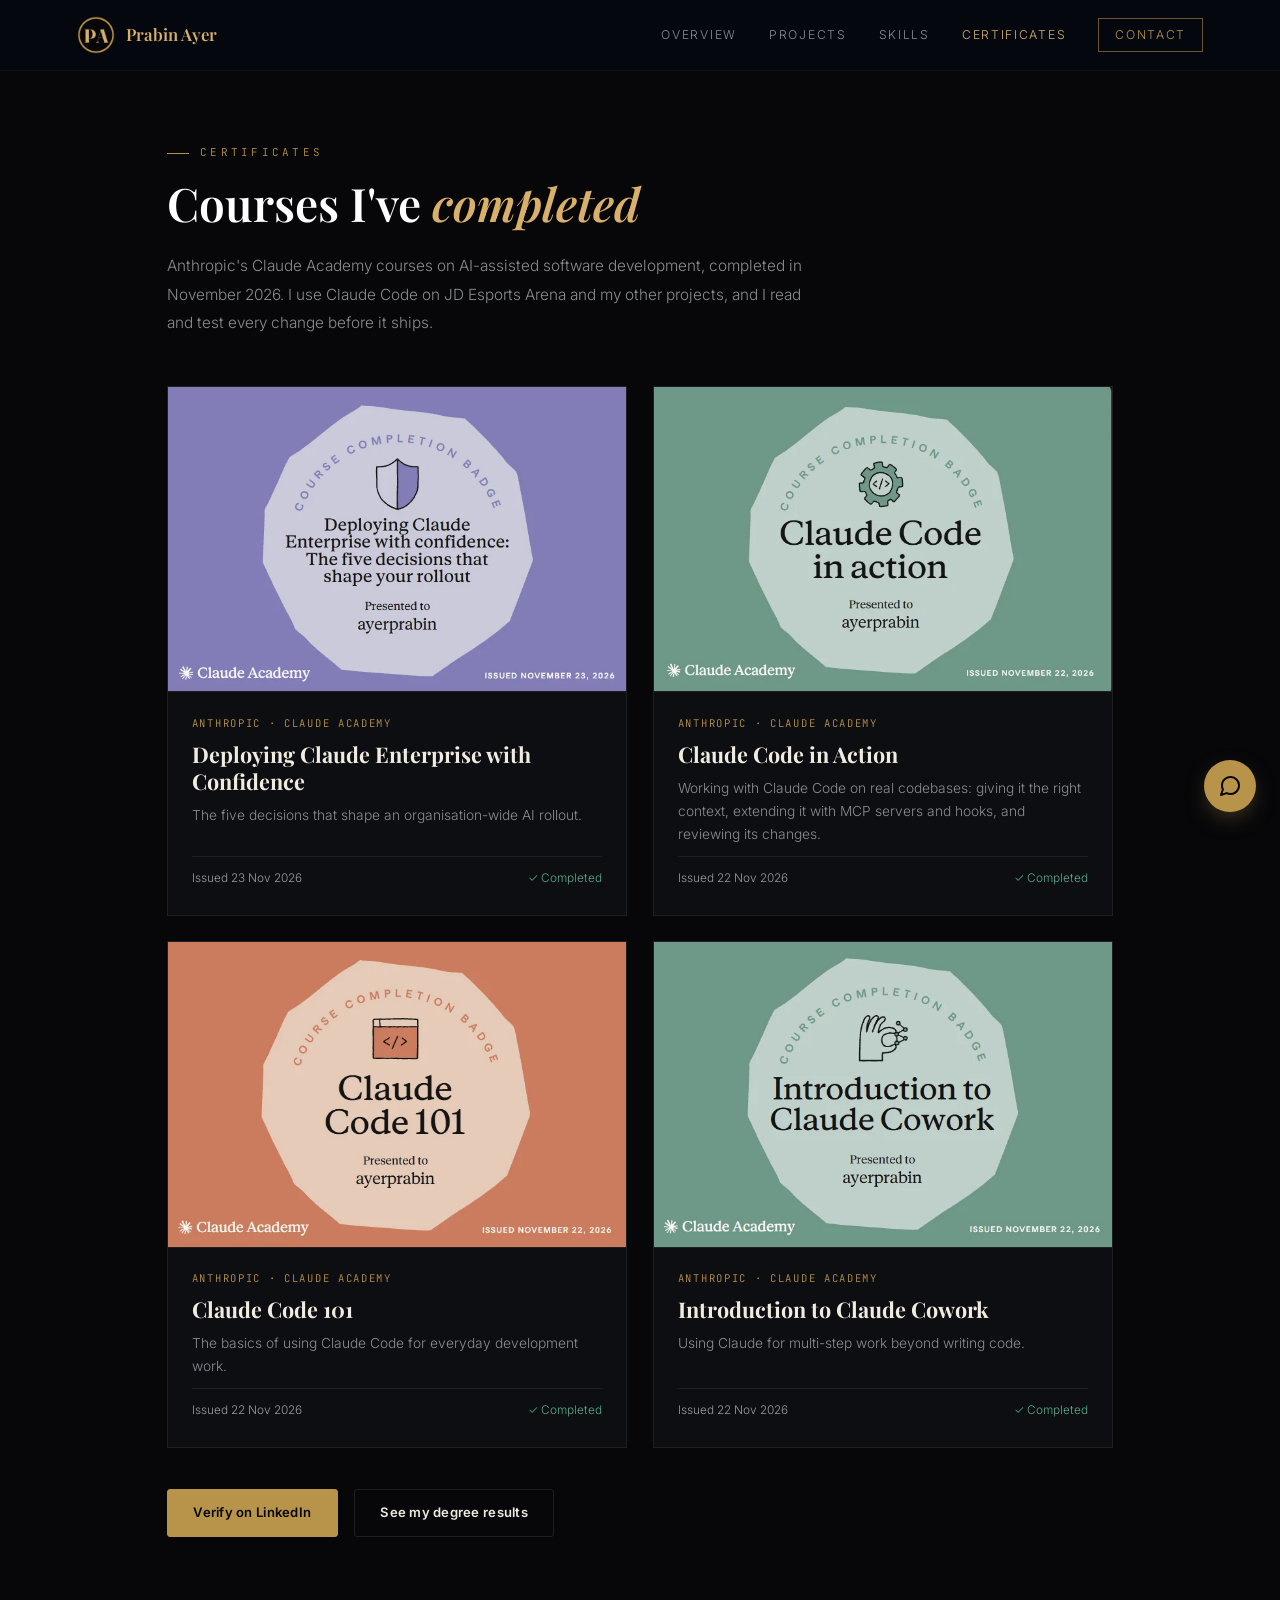
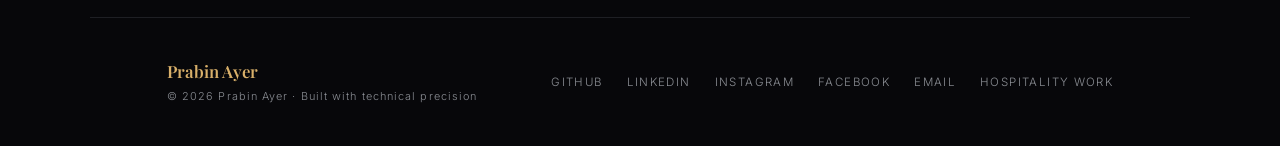
<file: certificates.html>
<!DOCTYPE html>
<html lang="en">
<head>
<meta charset="UTF-8">
<meta name="viewport" content="width=device-width, initial-scale=1">
<meta name="theme-color" content="#05080f">
<meta name="description" content="Prabin Ayer's certificates: Anthropic Claude Academy courses Claude Code in Action, Claude Code 101 and Introduction to Claude Cowork and Deploying Claude Enterprise with Confidence (November 2026).">
<link rel="icon" href="/favicon.ico" sizes="48x48">
<link rel="icon" href="/favicon-192.png" type="image/png" sizes="192x192">
<link rel="apple-touch-icon" href="/apple-touch-icon.png">
<title>Certificates | Prabin Ayer</title>
<!-- seo -->
<link rel="canonical" href="https://ayerprabin.com/certificates">
<meta property="og:type" content="website">
<meta property="og:site_name" content="Prabin Ayer">
<meta property="og:title" content="Certificates | Prabin Ayer">
<meta property="og:description" content="Prabin Ayer's certificates: Anthropic Claude Academy courses Claude Code in Action, Claude Code 101 and Introduction to Claude Cowork and Deploying Claude Enterprise with Confidence (November 2026).">
<meta property="og:url" content="https://ayerprabin.com/certificates">
<meta property="og:image" content="https://ayerprabin.com/assets/img/og.jpg">
<meta property="og:image:width" content="1200"><meta property="og:image:height" content="630">
<meta name="twitter:card" content="summary_large_image">
<!-- /seo -->
<link rel="preconnect" href="https://fonts.googleapis.com">
<link rel="preconnect" href="https://fonts.gstatic.com" crossorigin>
<link href="https://fonts.googleapis.com/css2?family=Playfair+Display:ital,wght@0,500;0,600;0,700;1,400;1,500&family=Inter:wght@300;400;500;600&family=JetBrains+Mono:wght@400;500&display=swap" rel="stylesheet">
<link rel="stylesheet" href="assets/css/site.css?v=6">
<style>
.logo-badge{width:34px;height:34px;border-radius:50%;border:1.5px solid var(--gold);display:flex;align-items:center;justify-content:center;font-family:'Playfair Display',serif;font-weight:700;color:var(--gold-l);font-size:.78rem;flex-shrink:0}
.cert-grid{display:grid;grid-template-columns:repeat(2,1fr);gap:1.6rem}
@media(max-width:640px){.cert-grid{grid-template-columns:1fr}}
.cert{background:var(--panel);border:1px solid var(--line);display:flex;flex-direction:column;transition:border-color .3s,transform .3s}
@media(hover:hover){.cert:hover{border-color:var(--gold-m);transform:translateY(-4px)}}
.cert-img{display:block;aspect-ratio:3/2;overflow:hidden;background:var(--panel-2);border-bottom:1px solid var(--line)}
.cert-img img{width:100%;height:100%;object-fit:cover;display:block;transition:transform .5s}
@media(hover:hover){.cert:hover .cert-img img{transform:scale(1.03)}}
.cert-img.blank{display:flex;align-items:center;justify-content:center;flex-direction:column;gap:.6rem;background:radial-gradient(circle at 50% 40%,#1a1813 0,var(--panel-2) 70%)}
.cert-img.blank .seal{width:86px;height:86px;border-radius:50%;border:1.5px solid var(--gold-m);display:flex;align-items:center;justify-content:center;font-family:'JetBrains Mono',monospace;color:var(--gold-l);font-size:1.3rem}
.cert-body{padding:1.4rem 1.5rem 1.6rem;display:flex;flex-direction:column;gap:.55rem;flex:1}
.cert-org{font-family:'JetBrains Mono',monospace;font-size:.66rem;letter-spacing:.16em;text-transform:uppercase;color:var(--gold)}
.cert-t{font-family:'Playfair Display',serif;font-size:1.35rem;color:var(--cream);line-height:1.25}
.cert-d{color:var(--body);font-size:.86rem;line-height:1.7;flex:1}
.cert-meta{display:flex;justify-content:space-between;align-items:center;font-size:.74rem;color:var(--silver);padding-top:.8rem;border-top:1px solid var(--line)}
.cert-meta .ok{color:var(--green)}
.cert-cta{margin-top:2.6rem;display:flex;gap:1rem;flex-wrap:wrap}
</style>
<script type="application/ld+json">
{"@context":"https://schema.org","@type":"WebPage","url":"https://ayerprabin.com/certificates","name":"Certificates | Prabin Ayer","isPartOf":{"@id":"https://ayerprabin.com/#site"},"about":{"@id":"https://ayerprabin.com/#me"},"author":{"@id":"https://ayerprabin.com/#me"}}
</script>
</head>
<body>
<div class="scroll-progress"><div class="scroll-progress-bar" id="sp"></div></div>

<nav>
  <a class="nav-l" href="./" aria-label="Prabin Ayer, home"><img class="logo-img" src="/favicon-192.png" width="38" height="38" alt=""><span class="nav-name">Prabin Ayer</span></a>
  <button class="hamburger" id="hamburger" onclick="toggleMenu()"><span></span><span></span><span></span></button>
  <div class="nav-links" id="nav-links">
    <a href="./" onclick="closeMenu()">Overview</a>
    <a href="computing" onclick="closeMenu()">Projects</a>
    <a href="skills" onclick="closeMenu()">Skills</a>
    <a href="certificates" class="active" onclick="closeMenu()">Certificates</a>
    <a href="contact" class="nav-cta" onclick="closeMenu()">Contact</a>
  </div>
</nav>

<header class="page-hero">
  <div class="sec-eyebrow reveal">Certificates</div>
  <h1 class="sec-title reveal">Courses I've <em>completed</em></h1>
  <p class="sec-sub reveal">Anthropic's Claude Academy courses on AI-assisted software development, completed in November 2026. I use Claude Code on JD Esports Arena and my other projects, and I read and test every change before it ships.</p>
</header>

<section class="block" style="padding-top:0">
  <div class="cert-grid">
    <article class="cert reveal">
      <a class="cert-img" href="assets/img/certs/claude-enterprise-deploy.webp" target="_blank" rel="noopener"><img src="assets/img/certs/claude-enterprise-deploy.webp" width="702" height="482" alt="Claude Academy course completion badge: Deploying Claude Enterprise with confidence, presented to ayerprabin, issued 23 November 2026" loading="lazy"></a>
      <div class="cert-body">
        <div class="cert-org">Anthropic · Claude Academy</div>
        <h2 class="cert-t">Deploying Claude Enterprise with Confidence</h2>
        <p class="cert-d">The five decisions that shape an organisation-wide AI rollout.</p>
        <div class="cert-meta"><span>Issued 23 Nov 2026</span><span class="ok">✓ Completed</span></div>
      </div>
    </article>
    <article class="cert reveal">
      <a class="cert-img" href="assets/img/certs/claude-code-in-action.webp" target="_blank" rel="noopener"><img src="assets/img/certs/claude-code-in-action.webp" width="716" height="480" alt="Claude Academy course completion badge: Claude Code in Action, presented to ayerprabin, issued 22 November 2026" loading="lazy"></a>
      <div class="cert-body">
        <div class="cert-org">Anthropic · Claude Academy</div>
        <h2 class="cert-t">Claude Code in Action</h2>
        <p class="cert-d">Working with Claude Code on real codebases: giving it the right context, extending it with MCP servers and hooks, and reviewing its changes.</p>
        <div class="cert-meta"><span>Issued 22 Nov 2026</span><span class="ok">✓ Completed</span></div>
      </div>
    </article>
    <article class="cert reveal">
      <a class="cert-img" href="assets/img/certs/claude-code-101.webp" target="_blank" rel="noopener"><img src="assets/img/certs/claude-code-101.webp" width="706" height="475" alt="Claude Academy course completion badge: Claude Code 101, presented to ayerprabin, issued 22 November 2026" loading="lazy"></a>
      <div class="cert-body">
        <div class="cert-org">Anthropic · Claude Academy</div>
        <h2 class="cert-t">Claude Code 101</h2>
        <p class="cert-d">The basics of using Claude Code for everyday development work.</p>
        <div class="cert-meta"><span>Issued 22 Nov 2026</span><span class="ok">✓ Completed</span></div>
      </div>
    </article>
    <article class="cert reveal">
      <a class="cert-img" href="assets/img/certs/claude-cowork-intro.webp" target="_blank" rel="noopener"><img src="assets/img/certs/claude-cowork-intro.webp" width="701" height="473" alt="Claude Academy course completion badge: Introduction to Claude Cowork, presented to ayerprabin, issued 22 November 2026" loading="lazy"></a>
      <div class="cert-body">
        <div class="cert-org">Anthropic · Claude Academy</div>
        <h2 class="cert-t">Introduction to Claude Cowork</h2>
        <p class="cert-d">Using Claude for multi-step work beyond writing code.</p>
        <div class="cert-meta"><span>Issued 22 Nov 2026</span><span class="ok">✓ Completed</span></div>
      </div>
    </article>
  </div>
  <div class="cert-cta reveal">
    <a href="https://www.linkedin.com/in/ayerprabin/details/certifications/" target="_blank" rel="noopener" class="btn btn-gold">Verify on LinkedIn</a>
    <a href="computing#education" class="btn btn-ghost">See my degree results</a>
  </div>
</section>

<footer>
  <div><div class="foot-logo">Prabin Ayer</div><div class="foot-sub">© 2026 Prabin Ayer · Built with technical precision</div></div>
  <div class="foot-links">
    <a href="https://github.com/AyerPrabin" target="_blank">GitHub</a>
    <a href="https://www.linkedin.com/in/ayerprabin/" target="_blank">LinkedIn</a>
    <a href="https://www.instagram.com/ayerprabin/" target="_blank">Instagram</a>
    <a href="https://www.facebook.com/ayerprabin" target="_blank">Facebook</a>
    <a href="mailto:ayerprabin95@gmail.com">Email</a>
    <a href="hospitality">Hospitality work</a>
  </div>
</footer>
<button class="btt" id="btt" onclick="window.scrollTo({top:0,behavior:'smooth'})">↑</button>
<script src="assets/js/site.js?v=4"></script>
<script src="assets/js/chat-widget.js?v=2"></script>
</body>
</html>
</file>
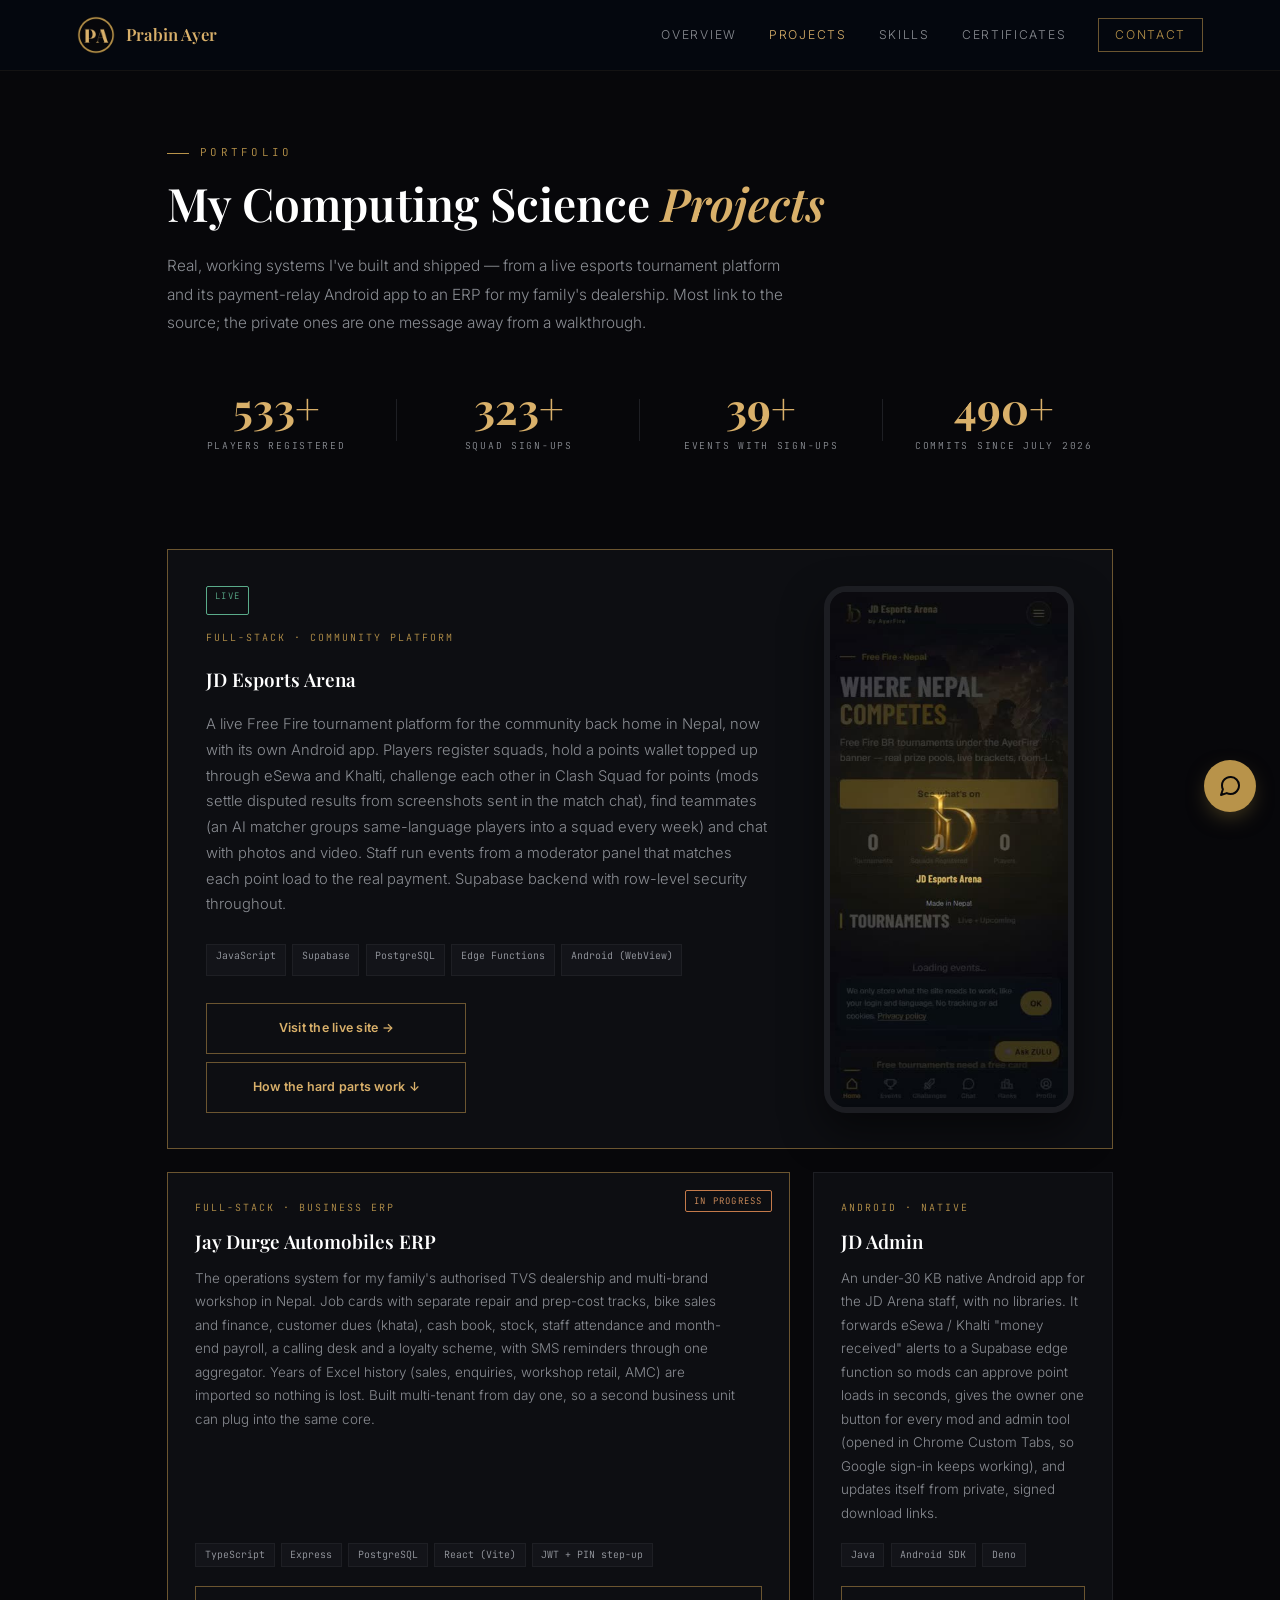
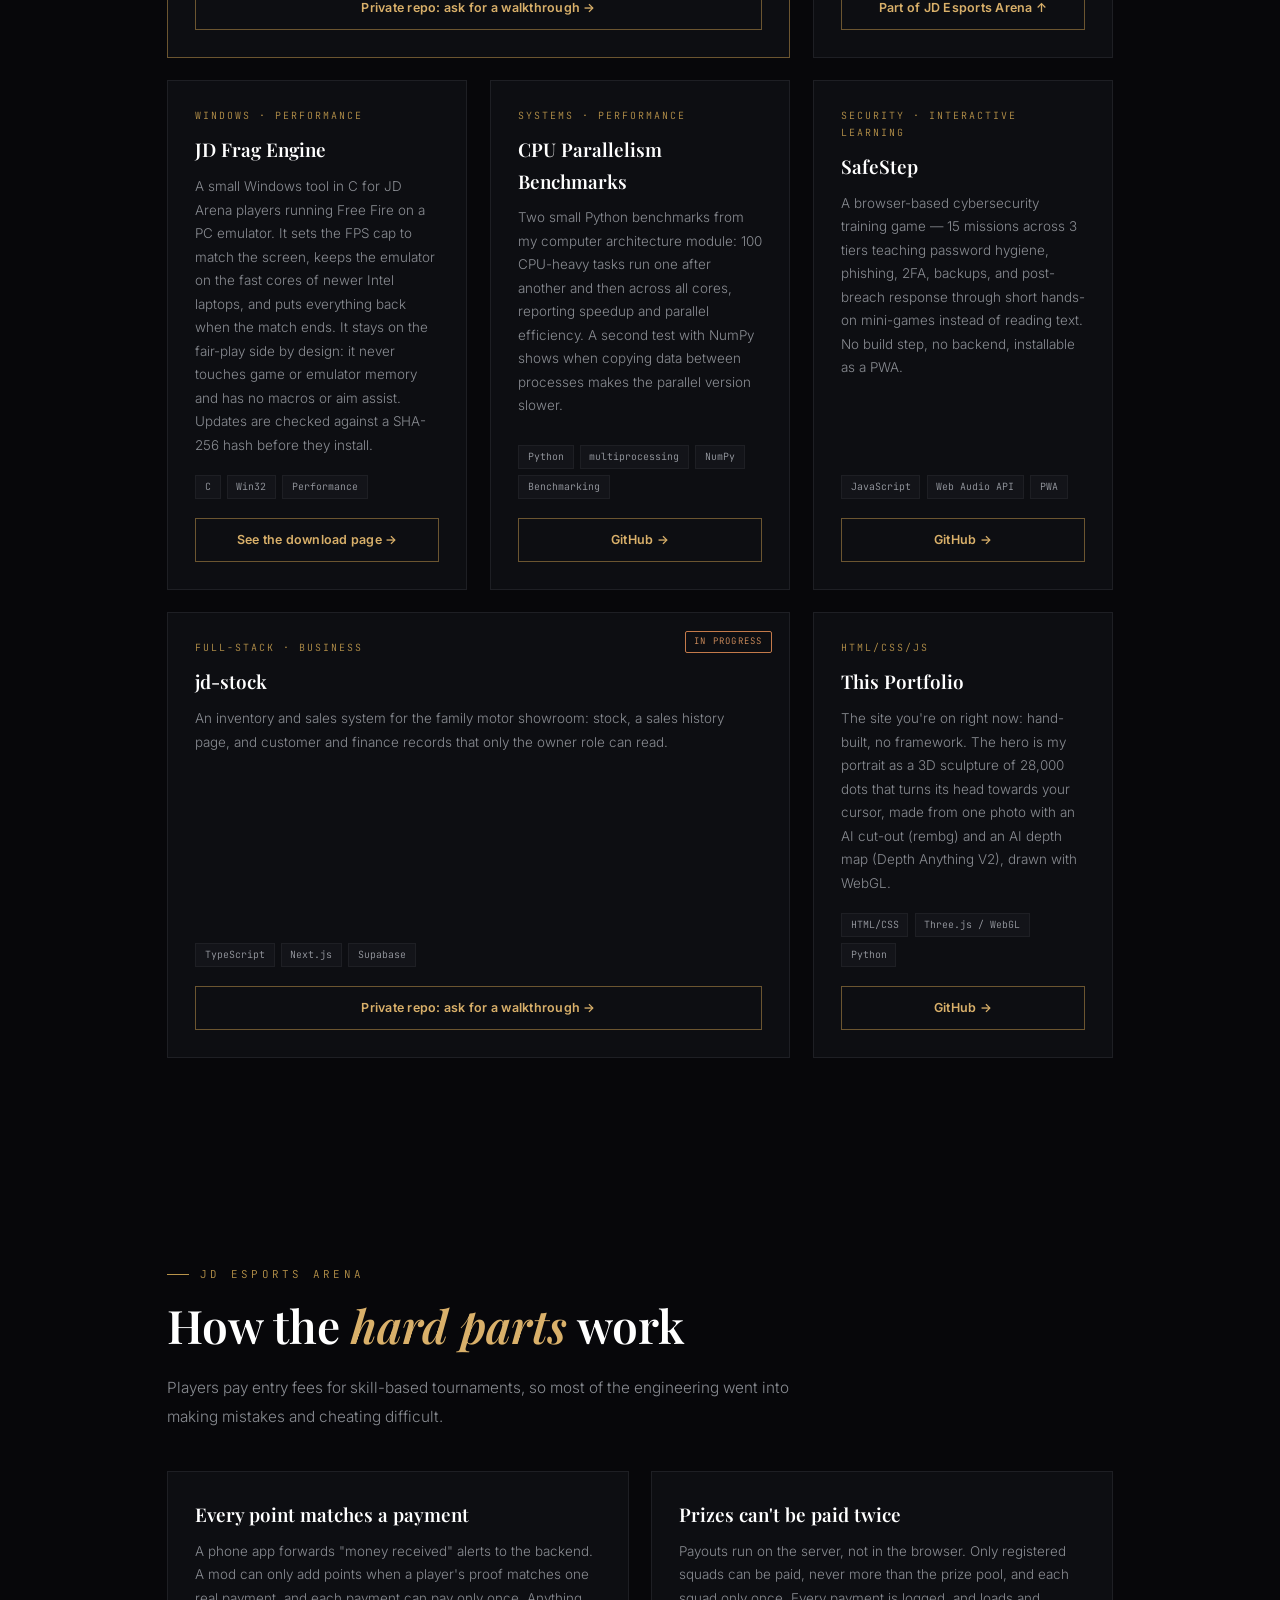
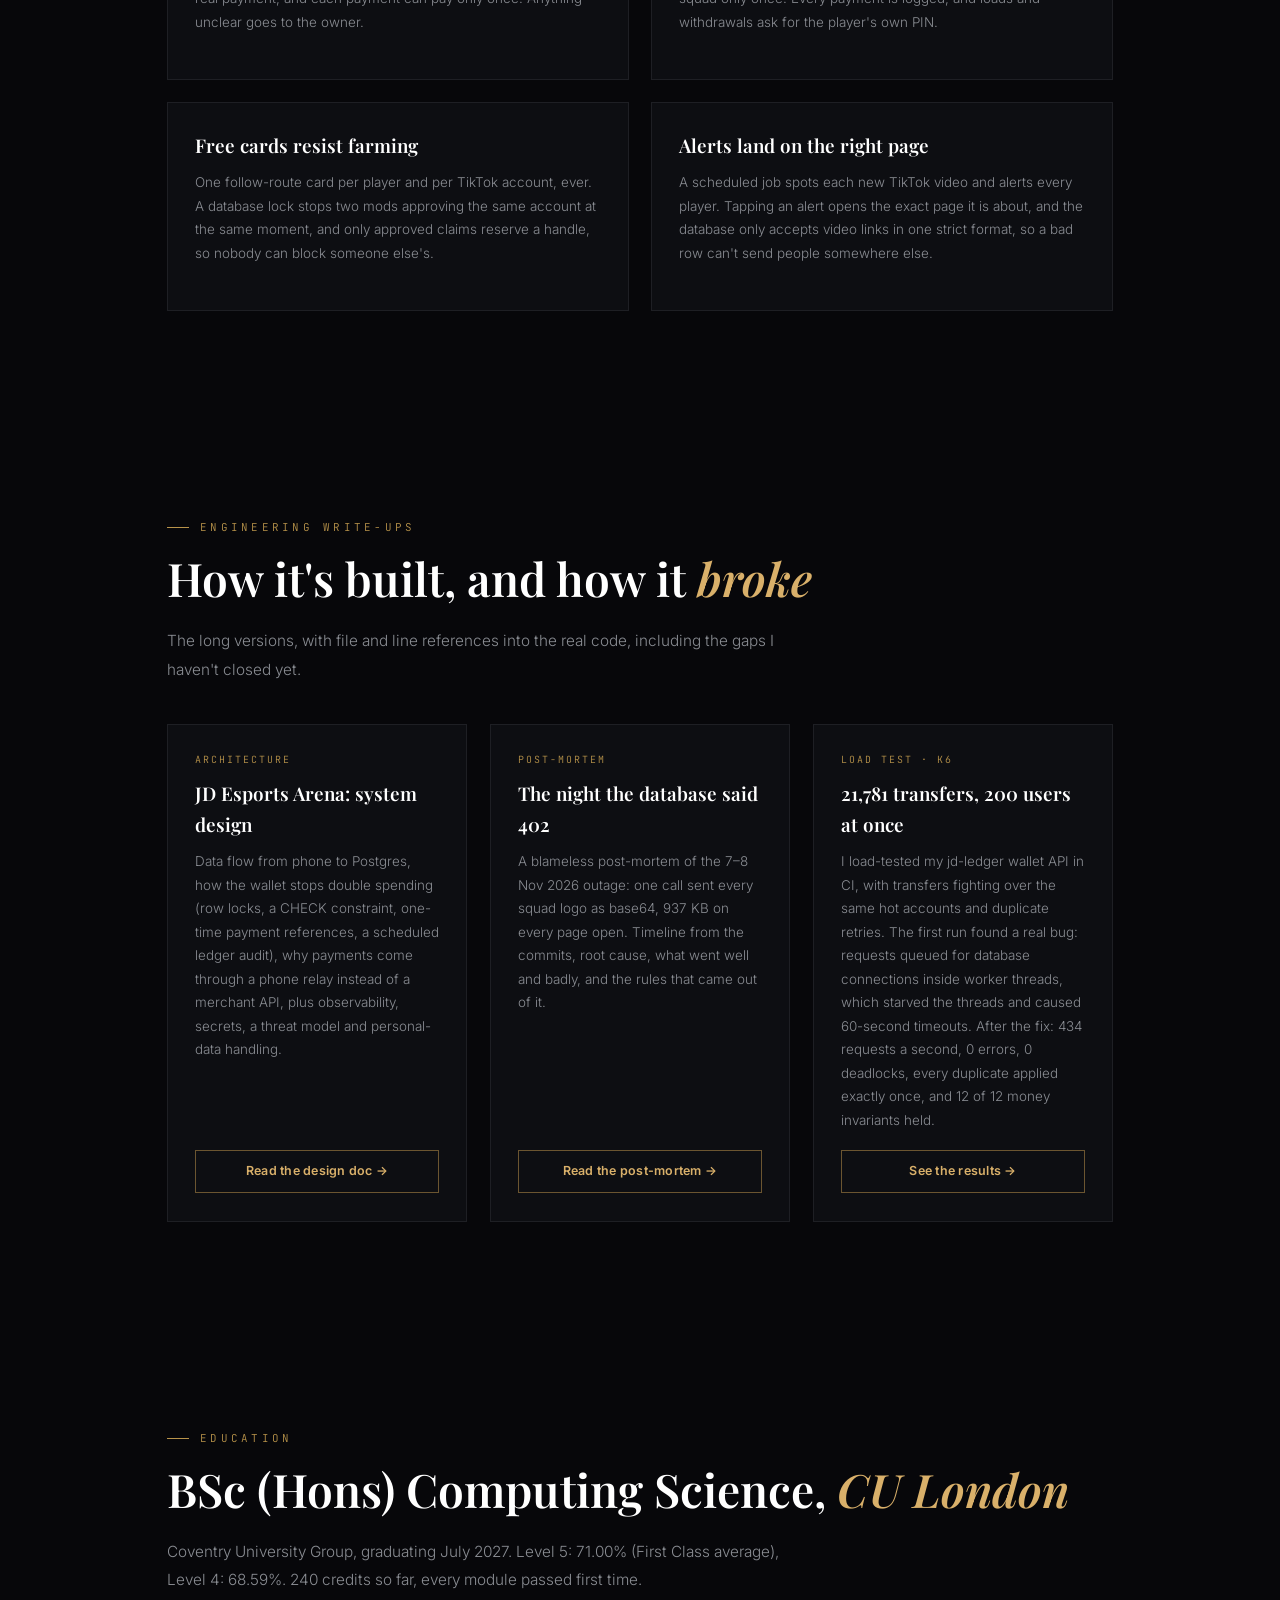
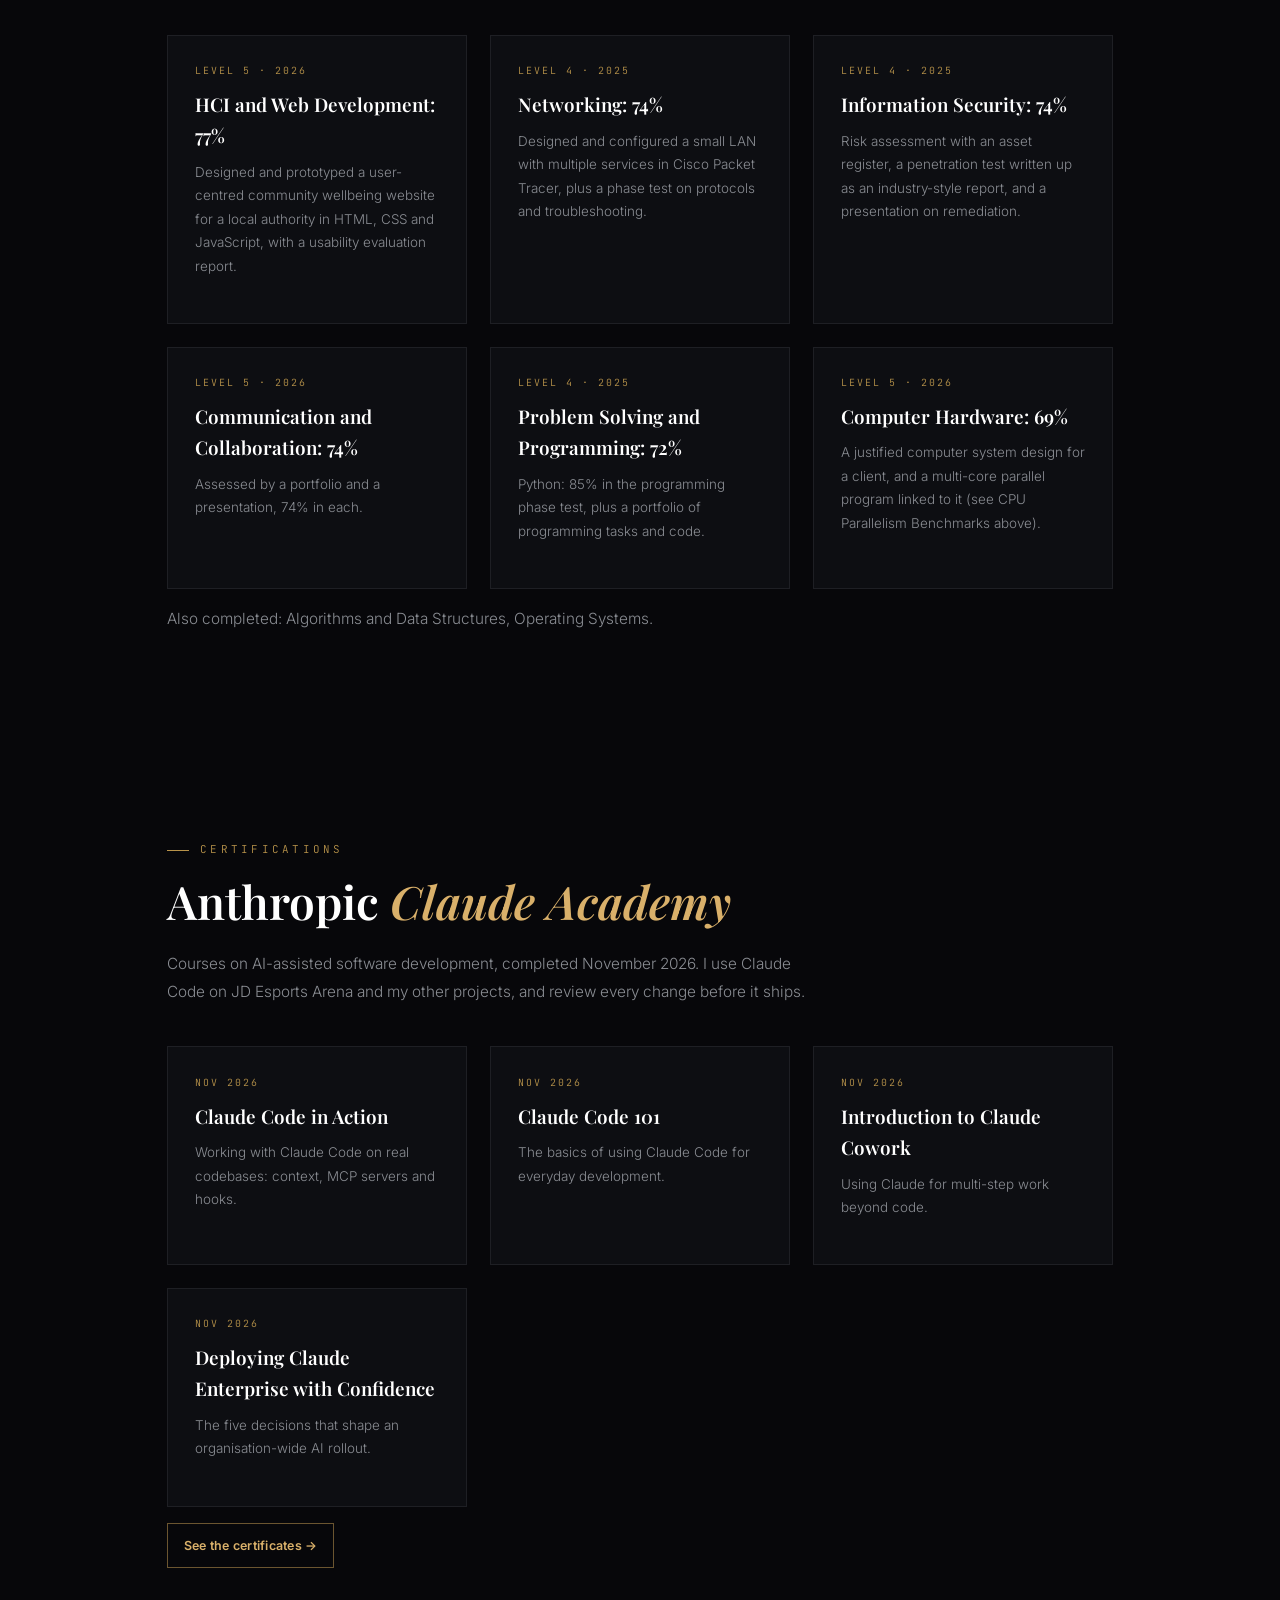
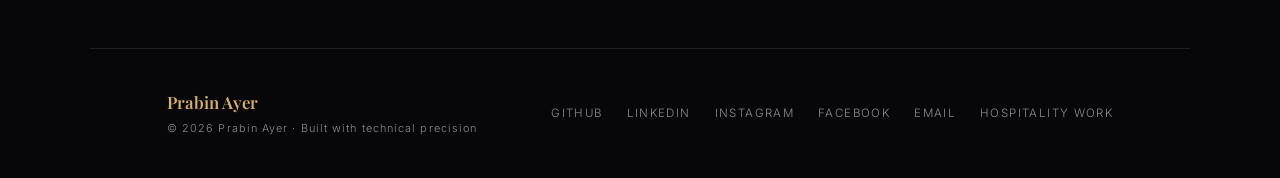
<file: computing.html>
<!DOCTYPE html>
<html lang="en">
<head>
<meta charset="UTF-8">
<meta name="viewport" content="width=device-width, initial-scale=1">
<meta name="theme-color" content="#05080f">
<meta name="description" content="Prabin Ayer's software projects: JD Esports Arena (live platform with a Postgres wallet ledger), JD Admin Android app, jd-ledger load test, design doc and post-mortem.">
<link rel="icon" href="/favicon.ico" sizes="48x48">
<link rel="icon" href="/favicon-192.png" type="image/png" sizes="192x192">
<link rel="apple-touch-icon" href="/apple-touch-icon.png">
<title>Projects | Prabin Ayer, Software Engineer</title>
<!-- seo -->
<link rel="canonical" href="https://ayerprabin.com/computing">
<meta property="og:type" content="website">
<meta property="og:site_name" content="Prabin Ayer">
<meta property="og:title" content="Projects | Prabin Ayer, Software Engineer">
<meta property="og:description" content="Prabin Ayer's software projects: JD Esports Arena (live platform with a Postgres wallet ledger), JD Admin Android app, jd-ledger load test, design doc and post-mortem.">
<meta property="og:url" content="https://ayerprabin.com/computing">
<meta property="og:image" content="https://ayerprabin.com/assets/img/og.jpg">
<meta property="og:image:width" content="1200"><meta property="og:image:height" content="630">
<meta name="twitter:card" content="summary_large_image">
<!-- /seo -->
<link rel="preconnect" href="https://fonts.googleapis.com">
<link rel="preconnect" href="https://fonts.gstatic.com" crossorigin>
<link href="https://fonts.googleapis.com/css2?family=Playfair+Display:ital,wght@0,500;0,600;0,700;1,400;1,500&family=Inter:wght@300;400;500;600&family=JetBrains+Mono:wght@400;500&display=swap" rel="stylesheet">
<link rel="stylesheet" href="assets/css/site.css?v=6">
<style>
.logo-badge{width:34px;height:34px;border-radius:50%;border:1.5px solid var(--gold);display:flex;align-items:center;justify-content:center;font-family:'Playfair Display',serif;font-weight:700;color:var(--gold-l);font-size:.78rem;flex-shrink:0}
.proj-status{position:absolute;top:1.1rem;right:1.1rem;font-family:'JetBrains Mono',monospace;font-size:.56rem;letter-spacing:.14em;text-transform:uppercase;padding:.16rem .5rem;border-radius:2px}
.proj-status.live{color:var(--green);border:1px solid var(--green)}
.proj-status.wip{color:var(--warm-l);border:1px solid var(--warm)}
.proj.feat:has(.proj-status)::after{display:none}   /* the card's own Live/Active badge replaces the generic label */
.how{max-width:1100px;margin:0 auto}
.proj-status~.proj-type{padding-right:6.6rem}   /* keep the category clear of the status badge */
/* desktop (19 Nov 2026): the live platform gets the full row with its phone recording beside the text;
   the rest sit on a fixed 3-column grid with no half-empty rows (ERP and jd-stock take two columns). */
@media(min-width:1100px){
  .proj-grid{grid-template-columns:repeat(3,1fr)}
  #jd-esports-arena{grid-column:1/-1;display:grid;grid-template-columns:1fr 250px;column-gap:3.5rem;align-content:start;padding:2.2rem 2.4rem}
  #jd-esports-arena>*{grid-column:1}
  #jd-esports-arena>.proj-status{position:static;justify-self:start;margin-bottom:.9rem}
  #jd-esports-arena>video{grid-column:2;grid-row:1/span 7;width:100%!important;margin:0!important;align-self:center}
  #jd-esports-arena .proj-d{font-size:.92rem;max-width:68ch}
  #jd-esports-arena .proj-link{justify-self:start;min-width:260px;margin-top:.5rem}
  #jd-automobiles,#jd-stock{grid-column:span 2}
  #jd-automobiles .proj-d,#jd-stock .proj-d{max-width:68ch}
  #how-it-works .proj-grid{grid-template-columns:repeat(2,1fr)}
}
</style>
<script type="application/ld+json">
{"@context":"https://schema.org","@type":"WebPage","url":"https://ayerprabin.com/computing","name":"Projects | Prabin Ayer, Software Engineer","isPartOf":{"@id":"https://ayerprabin.com/#site"},"about":{"@id":"https://ayerprabin.com/#me"},"author":{"@id":"https://ayerprabin.com/#me"}}
</script>
</head>
<body>
<div class="scroll-progress"><div class="scroll-progress-bar" id="sp"></div></div>

<nav>
  <a class="nav-l" href="./" aria-label="Prabin Ayer, home"><img class="logo-img" src="/favicon-192.png" width="38" height="38" alt=""><span class="nav-name">Prabin Ayer</span></a>
  <button class="hamburger" id="hamburger" onclick="toggleMenu()"><span></span><span></span><span></span></button>
  <div class="nav-links" id="nav-links">
    <a href="./" onclick="closeMenu()">Overview</a>
    <a href="computing" class="active" onclick="closeMenu()">Projects</a>
    <a href="skills" onclick="closeMenu()">Skills</a>
    <a href="certificates" onclick="closeMenu()">Certificates</a>
    <a href="contact" class="nav-cta" onclick="closeMenu()">Contact</a>
  </div>
</nav>

<header class="page-hero">
  <div class="sec-eyebrow reveal">Portfolio</div>
  <h1 class="sec-title reveal">My Computing Science <em>Projects</em></h1>
  <p class="sec-sub reveal">Real, working systems I've built and shipped — from a live esports tournament platform and its payment-relay Android app to an ERP for my family's dealership. Most link to the source; the private ones are one message away from a walkthrough.</p>
</header>

<div class="stat-band reveal" aria-label="JD Esports Arena in numbers">
  <div class="stat"><div class="stat-num" data-stat="players">490+</div><div class="stat-lbl">Players registered</div></div>
  <div class="stat"><div class="stat-num" data-stat="signups">290+</div><div class="stat-lbl">Squad sign-ups</div></div>
  <div class="stat"><div class="stat-num" data-stat="events">30+</div><div class="stat-lbl">Events with sign-ups</div></div>
  <div class="stat"><div class="stat-num">490+</div><div class="stat-lbl">Commits since July 2026</div></div>
</div>

<section class="block" style="padding-top:0">
  <div class="proj-grid">

    <div class="proj feat reveal" id="jd-esports-arena">
      <span class="proj-status live">Live</span>
      <div class="proj-type">Full-Stack · Community Platform</div>
      <h3 class="proj-t">JD Esports Arena</h3>
      <p class="proj-d">A live Free Fire tournament platform for the community back home in Nepal, now with its own Android app. Players register squads, hold a points wallet topped up through eSewa and Khalti, challenge each other in Clash Squad for points (mods settle disputed results from screenshots sent in the match chat), find teammates (an AI matcher groups same-language players into a squad every week) and chat with photos and video. Staff run events from a moderator panel that matches each point load to the real payment. Supabase backend with row-level security throughout.</p>
      <div class="proj-tags"><span class="pt">JavaScript</span><span class="pt">Supabase</span><span class="pt">PostgreSQL</span><span class="pt">Edge Functions</span><span class="pt">Android (WebView)</span></div>
      <video src="assets/img/jdesport-phone.mp4" poster="assets/img/jdesport-phone.jpg" autoplay muted loop playsinline preload="metadata" aria-label="Scrolling through jdesport.co.uk on a phone" style="display:block;width:min(240px,70%);margin:1.2rem auto;border-radius:22px;border:6px solid #1c1d22;box-shadow:0 18px 40px rgba(0,0,0,.5)"></video>
      <a href="https://jdesport.co.uk" target="_blank" rel="noopener" class="proj-link">Visit the live site →</a>
      <a href="#how-it-works" class="proj-link">How the hard parts work ↓</a>
    </div>

    <div class="proj feat reveal" id="jd-automobiles">
      <span class="proj-status wip">In Progress</span>
      <div class="proj-type">Full-Stack · Business ERP</div>
      <h3 class="proj-t">Jay Durge Automobiles ERP</h3>
      <p class="proj-d">The operations system for my family's authorised TVS dealership and multi-brand workshop in Nepal. Job cards with separate repair and prep-cost tracks, bike sales and finance, customer dues (khata), cash book, stock, staff attendance and month-end payroll, a calling desk and a loyalty scheme, with SMS reminders through one aggregator. Years of Excel history (sales, enquiries, workshop retail, AMC) are imported so nothing is lost. Built multi-tenant from day one, so a second business unit can plug into the same core.</p>
      <div class="proj-tags"><span class="pt">TypeScript</span><span class="pt">Express</span><span class="pt">PostgreSQL</span><span class="pt">React (Vite)</span><span class="pt">JWT + PIN step-up</span></div>
      <a href="contact" class="proj-link">Private repo: ask for a walkthrough →</a>
    </div>

    <div class="proj reveal">
      <div class="proj-type">Android · Native</div>
      <h3 class="proj-t">JD Admin</h3>
      <p class="proj-d">An under-30 KB native Android app for the JD Arena staff, with no libraries. It forwards eSewa / Khalti "money received" alerts to a Supabase edge function so mods can approve point loads in seconds, gives the owner one button for every mod and admin tool (opened in Chrome Custom Tabs, so Google sign-in keeps working), and updates itself from private, signed download links.</p>
      <div class="proj-tags"><span class="pt">Java</span><span class="pt">Android SDK</span><span class="pt">Deno</span></div>
      <a href="#jd-esports-arena" class="proj-link">Part of JD Esports Arena ↑</a>
    </div>

    <div class="proj reveal">
      <div class="proj-type">Windows · Performance</div>
      <h3 class="proj-t">JD Frag Engine</h3>
      <p class="proj-d">A small Windows tool in C for JD Arena players running Free Fire on a PC emulator. It sets the FPS cap to match the screen, keeps the emulator on the fast cores of newer Intel laptops, and puts everything back when the match ends. It stays on the fair-play side by design: it never touches game or emulator memory and has no macros or aim assist. Updates are checked against a SHA-256 hash before they install.</p>
      <div class="proj-tags"><span class="pt">C</span><span class="pt">Win32</span><span class="pt">Performance</span></div>
      <a href="https://jdesport.co.uk/optimizer/" target="_blank" rel="noopener" class="proj-link">See the download page →</a>
    </div>

    <div class="proj reveal">
      <div class="proj-type">Systems · Performance</div>
      <h3 class="proj-t">CPU Parallelism Benchmarks</h3>
      <p class="proj-d">Two small Python benchmarks from my computer architecture module: 100 CPU-heavy tasks run one after another and then across all cores, reporting speedup and parallel efficiency. A second test with NumPy shows when copying data between processes makes the parallel version slower.</p>
      <div class="proj-tags"><span class="pt">Python</span><span class="pt">multiprocessing</span><span class="pt">NumPy</span><span class="pt">Benchmarking</span></div>
      <a href="https://github.com/AyerPrabin/CPU-GPU-Performance-Benchmark.py" target="_blank" class="proj-link">GitHub →</a>
    </div>

    <div class="proj reveal">
      <div class="proj-type">Security · Interactive Learning</div>
      <h3 class="proj-t">SafeStep</h3>
      <p class="proj-d">A browser-based cybersecurity training game — 15 missions across 3 tiers teaching password hygiene, phishing, 2FA, backups, and post-breach response through short hands-on mini-games instead of reading text. No build step, no backend, installable as a PWA.</p>
      <div class="proj-tags"><span class="pt">JavaScript</span><span class="pt">Web Audio API</span><span class="pt">PWA</span></div>
      <a href="https://github.com/AyerPrabin/SafeStep" target="_blank" class="proj-link">GitHub →</a>
    </div>

    <div class="proj reveal" id="jd-stock">
      <span class="proj-status wip">In Progress</span>
      <div class="proj-type">Full-Stack · Business</div>
      <h3 class="proj-t">jd-stock</h3>
      <p class="proj-d">An inventory and sales system for the family motor showroom: stock, a sales history page, and customer and finance records that only the owner role can read.</p>
      <div class="proj-tags"><span class="pt">TypeScript</span><span class="pt">Next.js</span><span class="pt">Supabase</span></div>
      <a href="contact" class="proj-link">Private repo: ask for a walkthrough →</a>
    </div>

    <div class="proj reveal">
      <div class="proj-type">HTML/CSS/JS</div>
      <h3 class="proj-t">This Portfolio</h3>
      <p class="proj-d">The site you're on right now: hand-built, no framework. The hero is my portrait as a 3D sculpture of 28,000 dots that turns its head towards your cursor, made from one photo with an AI cut-out (rembg) and an AI depth map (Depth Anything V2), drawn with WebGL.</p>
      <div class="proj-tags"><span class="pt">HTML/CSS</span><span class="pt">Three.js / WebGL</span><span class="pt">Python</span></div>
      <a href="https://github.com/AyerPrabin/prabin-ayer-portfolio" target="_blank" class="proj-link">GitHub →</a>
    </div>

  </div>
</section>

<section class="block how" id="how-it-works">
  <div class="sec-eyebrow reveal">JD Esports Arena</div>
  <h2 class="sec-title reveal">How the <em>hard parts</em> work</h2>
  <p class="sec-sub reveal">Players pay entry fees for skill-based tournaments, so most of the engineering went into making mistakes and cheating difficult.</p>
  <div class="proj-grid">
    <div class="proj reveal">
      <h3 class="proj-t">Every point matches a payment</h3>
      <p class="proj-d">A phone app forwards "money received" alerts to the backend. A mod can only add points when a player's proof matches one real payment, and each payment can pay only once. Anything unclear goes to the owner.</p>
    </div>
    <div class="proj reveal">
      <h3 class="proj-t">Prizes can't be paid twice</h3>
      <p class="proj-d">Payouts run on the server, not in the browser. Only registered squads can be paid, never more than the prize pool, and each squad only once. Every payment is logged, and loads and withdrawals ask for the player's own PIN.</p>
    </div>
    <div class="proj reveal">
      <h3 class="proj-t">Free cards resist farming</h3>
      <p class="proj-d">One follow-route card per player and per TikTok account, ever. A database lock stops two mods approving the same account at the same moment, and only approved claims reserve a handle, so nobody can block someone else's.</p>
    </div>
    <div class="proj reveal">
      <h3 class="proj-t">Alerts land on the right page</h3>
      <p class="proj-d">A scheduled job spots each new TikTok video and alerts every player. Tapping an alert opens the exact page it is about, and the database only accepts video links in one strict format, so a bad row can't send people somewhere else.</p>
    </div>
  </div>
</section>

<section class="block how" id="write-ups">
  <div class="sec-eyebrow reveal">Engineering write-ups</div>
  <h2 class="sec-title reveal">How it's built, and how it <em>broke</em></h2>
  <p class="sec-sub reveal">The long versions, with file and line references into the real code, including the gaps I haven't closed yet.</p>
  <div class="proj-grid">
    <div class="proj reveal">
      <div class="proj-type">Architecture</div>
      <h3 class="proj-t">JD Esports Arena: system design</h3>
      <p class="proj-d">Data flow from phone to Postgres, how the wallet stops double spending (row locks, a CHECK constraint, one-time payment references, a scheduled ledger audit), why payments come through a phone relay instead of a merchant API, plus observability, secrets, a threat model and personal-data handling.</p>
      <a href="https://github.com/AyerPrabin/jd-esports-arena/blob/master/docs/ARCHITECTURE.md" target="_blank" rel="noopener" class="proj-link">Read the design doc →</a>
    </div>
    <div class="proj reveal">
      <div class="proj-type">Post-mortem</div>
      <h3 class="proj-t">The night the database said 402</h3>
      <p class="proj-d">A blameless post-mortem of the 7–8 Nov 2026 outage: one call sent every squad logo as base64, 937 KB on every page open. Timeline from the commits, root cause, what went well and badly, and the rules that came out of it.</p>
      <a href="https://github.com/AyerPrabin/jd-esports-arena/blob/master/docs/POSTMORTEM-2026-11-07-egress.md" target="_blank" rel="noopener" class="proj-link">Read the post-mortem →</a>
    </div>
    <div class="proj reveal">
      <div class="proj-type">Load test · k6</div>
      <h3 class="proj-t">21,781 transfers, 200 users at once</h3>
      <p class="proj-d">I load-tested my jd-ledger wallet API in CI, with transfers fighting over the same hot accounts and duplicate retries. The first run found a real bug: requests queued for database connections inside worker threads, which starved the threads and caused 60-second timeouts. After the fix: 434 requests a second, 0 errors, 0 deadlocks, every duplicate applied exactly once, and 12 of 12 money invariants held.</p>
      <a href="https://github.com/AyerPrabin/jd-ledger#load-test-21781-transfers-from-200-concurrent-users" target="_blank" rel="noopener" class="proj-link">See the results →</a>
    </div>
  </div>
</section>

<section class="block how" id="education">
  <div class="sec-eyebrow reveal">Education</div>
  <h2 class="sec-title reveal">BSc (Hons) Computing Science, <em>CU London</em></h2>
  <p class="sec-sub reveal">Coventry University Group, graduating July 2027. Level 5: 71.00% (First Class average), Level 4: 68.59%. 240 credits so far, every module passed first time.</p>
  <div class="proj-grid">
    <div class="proj reveal">
      <div class="proj-type">Level 5 · 2026</div>
      <h3 class="proj-t">HCI and Web Development: 77%</h3>
      <p class="proj-d">Designed and prototyped a user-centred community wellbeing website for a local authority in HTML, CSS and JavaScript, with a usability evaluation report.</p>
    </div>
    <div class="proj reveal">
      <div class="proj-type">Level 4 · 2025</div>
      <h3 class="proj-t">Networking: 74%</h3>
      <p class="proj-d">Designed and configured a small LAN with multiple services in Cisco Packet Tracer, plus a phase test on protocols and troubleshooting.</p>
    </div>
    <div class="proj reveal">
      <div class="proj-type">Level 4 · 2025</div>
      <h3 class="proj-t">Information Security: 74%</h3>
      <p class="proj-d">Risk assessment with an asset register, a penetration test written up as an industry-style report, and a presentation on remediation.</p>
    </div>
    <div class="proj reveal">
      <div class="proj-type">Level 5 · 2026</div>
      <h3 class="proj-t">Communication and Collaboration: 74%</h3>
      <p class="proj-d">Assessed by a portfolio and a presentation, 74% in each.</p>
    </div>
    <div class="proj reveal">
      <div class="proj-type">Level 4 · 2025</div>
      <h3 class="proj-t">Problem Solving and Programming: 72%</h3>
      <p class="proj-d">Python: 85% in the programming phase test, plus a portfolio of programming tasks and code.</p>
    </div>
    <div class="proj reveal">
      <div class="proj-type">Level 5 · 2026</div>
      <h3 class="proj-t">Computer Hardware: 69%</h3>
      <p class="proj-d">A justified computer system design for a client, and a multi-core parallel program linked to it (see CPU Parallelism Benchmarks above).</p>
    </div>
  </div>
  <p class="sec-sub reveal" style="margin-top:1rem">Also completed: Algorithms and Data Structures, Operating Systems.</p>
</section>

<section class="block how" id="certifications">
  <div class="sec-eyebrow reveal">Certifications</div>
  <h2 class="sec-title reveal">Anthropic <em>Claude Academy</em></h2>
  <p class="sec-sub reveal">Courses on AI-assisted software development, completed November 2026. I use Claude Code on JD Esports Arena and my other projects, and review every change before it ships.</p>
  <div class="proj-grid">
    <div class="proj reveal">
      <div class="proj-type">Nov 2026</div>
      <h3 class="proj-t">Claude Code in Action</h3>
      <p class="proj-d">Working with Claude Code on real codebases: context, MCP servers and hooks.</p>
    </div>
    <div class="proj reveal">
      <div class="proj-type">Nov 2026</div>
      <h3 class="proj-t">Claude Code 101</h3>
      <p class="proj-d">The basics of using Claude Code for everyday development.</p>
    </div>
    <div class="proj reveal">
      <div class="proj-type">Nov 2026</div>
      <h3 class="proj-t">Introduction to Claude Cowork</h3>
      <p class="proj-d">Using Claude for multi-step work beyond code.</p>
    </div>
    <div class="proj reveal">
      <div class="proj-type">Nov 2026</div>
      <h3 class="proj-t">Deploying Claude Enterprise with Confidence</h3>
      <p class="proj-d">The five decisions that shape an organisation-wide AI rollout.</p>
    </div>
  </div>
  <p class="sec-sub reveal" style="margin-top:1rem"><a href="certificates" class="proj-link">See the certificates →</a></p>
</section>

<footer>
  <div><div class="foot-logo">Prabin Ayer</div><div class="foot-sub">© 2026 Prabin Ayer · Built with technical precision</div></div>
  <div class="foot-links">
    <a href="https://github.com/AyerPrabin" target="_blank">GitHub</a>
    <a href="https://www.linkedin.com/in/ayerprabin/" target="_blank">LinkedIn</a>
    <a href="https://www.instagram.com/ayerprabin/" target="_blank">Instagram</a>
    <a href="https://www.facebook.com/ayerprabin" target="_blank">Facebook</a>
    <a href="mailto:ayerprabin95@gmail.com">Email</a>
    <a href="hospitality">Hospitality work</a>
  </div>
</footer>
<button class="btt" id="btt" onclick="window.scrollTo({top:0,behavior:'smooth'})">↑</button>
<script src="assets/js/site.js?v=4"></script>
<script src="assets/js/chat-widget.js?v=2"></script>
</body>
</html>
</file>
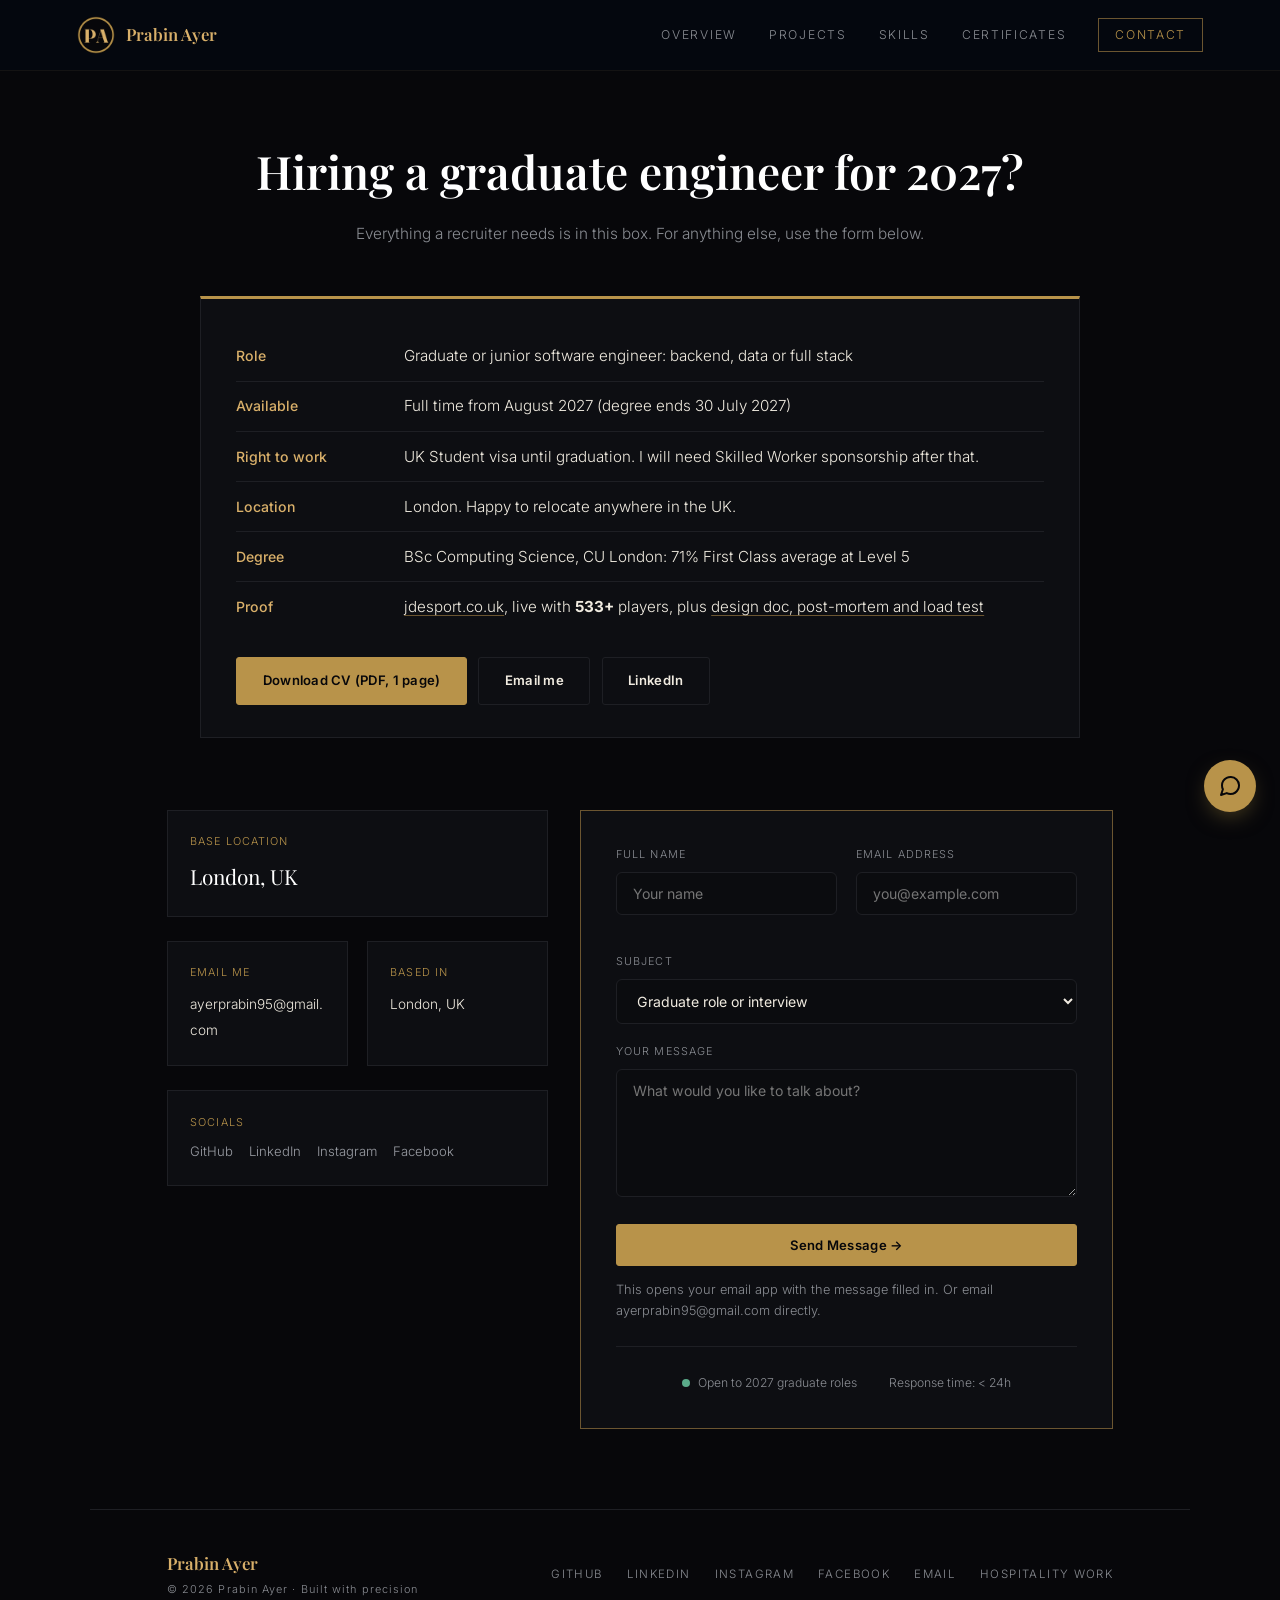
<file: contact.html>
<!DOCTYPE html>
<html lang="en">
<head>
<meta charset="UTF-8">
<meta name="viewport" content="width=device-width, initial-scale=1">
<meta name="theme-color" content="#05080f">
<meta name="description" content="Hire Prabin Ayer: graduate software engineer from August 2027, London, open to UK relocation. Download the CV or get in touch.">
<link rel="icon" href="/favicon.ico" sizes="48x48">
<link rel="icon" href="/favicon-192.png" type="image/png" sizes="192x192">
<link rel="apple-touch-icon" href="/apple-touch-icon.png">
<title>Contact and Hire | Prabin Ayer</title>
<!-- seo -->
<link rel="canonical" href="https://ayerprabin.com/contact">
<meta property="og:type" content="website">
<meta property="og:site_name" content="Prabin Ayer">
<meta property="og:title" content="Contact and Hire | Prabin Ayer">
<meta property="og:description" content="Hire Prabin Ayer: graduate software engineer from August 2027, London, open to UK relocation. Download the CV or get in touch.">
<meta property="og:url" content="https://ayerprabin.com/contact">
<meta property="og:image" content="https://ayerprabin.com/assets/img/og.jpg">
<meta property="og:image:width" content="1200"><meta property="og:image:height" content="630">
<meta name="twitter:card" content="summary_large_image">
<!-- /seo -->
<link rel="preconnect" href="https://fonts.googleapis.com">
<link rel="preconnect" href="https://fonts.gstatic.com" crossorigin>
<link href="https://fonts.googleapis.com/css2?family=Playfair+Display:ital,wght@0,500;0,600;0,700;1,400;1,500&family=Inter:wght@300;400;500;600&family=JetBrains+Mono:wght@400;500&display=swap" rel="stylesheet">
<link rel="stylesheet" href="assets/css/site.css?v=6">
<style>
.logo-badge{width:34px;height:34px;border-radius:50%;border:1.5px solid var(--gold);display:flex;align-items:center;justify-content:center;font-family:'Playfair Display',serif;font-weight:700;color:var(--gold-l);font-size:.78rem;flex-shrink:0}
.contact-grid{display:grid;grid-template-columns:5fr 7fr;gap:2rem;margin-top:2rem}
@media(max-width:900px){.contact-grid{grid-template-columns:1fr}}
.contact-col{display:flex;flex-direction:column;gap:1.5rem}
.mini-row{display:grid;grid-template-columns:1fr 1fr;gap:1.2rem}
@media(max-width:520px){.mini-row{grid-template-columns:1fr}}
.mini-card{background:var(--panel);border:1px solid var(--line);padding:1.4rem}
.mini-k{font-size:.68rem;letter-spacing:.1em;text-transform:uppercase;color:var(--gold);margin-bottom:.5rem;display:block}
.mini-v{color:var(--cream);font-size:.85rem}
.social-links{display:flex;gap:1rem;margin-top:.6rem;flex-wrap:wrap}
.social-links a{font-size:.82rem;color:var(--silver)}
.social-links a:hover{color:var(--gold-l)}
.form-card{background:var(--panel);border:1px solid var(--gold-m);padding:2.2rem}
.form-row{display:grid;grid-template-columns:1fr 1fr;gap:1.2rem;margin-bottom:1.2rem}
@media(max-width:560px){.form-row{grid-template-columns:1fr}}
.field label{display:block;font-size:.68rem;letter-spacing:.1em;text-transform:uppercase;color:var(--body);margin-bottom:.5rem}
.field input,.field select,.field textarea{width:100%;background:var(--bg-2);border:1px solid var(--line);border-radius:6px;padding:.75rem 1rem;color:var(--cream);font-family:inherit;font-size:.88rem;outline:none;transition:border-color .2s}
.field input:focus,.field select:focus,.field textarea:focus{border-color:var(--gold-m)}
.field{margin-bottom:1.2rem}
.avail-row{display:flex;gap:2rem;margin-top:1.6rem;padding-top:1.6rem;border-top:1px solid var(--line);flex-wrap:wrap;justify-content:center}
.avail-item{display:flex;align-items:center;gap:.5rem;font-size:.76rem;color:var(--body)}
.dot-live{width:8px;height:8px;border-radius:50%;background:var(--green)}
.hire{max-width:880px;margin:0 auto;padding:2rem 2.2rem;background:var(--panel);border:1px solid var(--line);border-top:3px solid var(--gold)}
.hire-facts{display:grid;gap:0;margin:0}
.hire-facts div{display:grid;grid-template-columns:9.5rem 1fr;gap:1rem;padding:.8rem 0;border-bottom:1px solid var(--line)}
.hire-facts div:last-child{border-bottom:0}
.hire-facts dt{color:var(--gold-l);font-weight:500;font-size:.88rem}
.hire-facts dd{margin:0;color:var(--cream);font-size:.95rem;line-height:1.55}
.hire-facts a{color:var(--cream);text-decoration:underline;text-decoration-color:var(--gold-m);text-underline-offset:3px}
.hire-cta{display:flex;flex-wrap:wrap;gap:.7rem;margin-top:1.6rem}
@media(max-width:600px){.hire{padding:1.4rem 1.1rem}.hire-facts div{grid-template-columns:1fr;gap:.2rem}}
</style>
<script type="application/ld+json">
{"@context":"https://schema.org","@type":"ContactPage","url":"https://ayerprabin.com/contact","name":"Contact and Hire | Prabin Ayer","isPartOf":{"@id":"https://ayerprabin.com/#site"},"about":{"@id":"https://ayerprabin.com/#me"},"author":{"@id":"https://ayerprabin.com/#me"}}
</script>
</head>
<body>
<div class="scroll-progress"><div class="scroll-progress-bar" id="sp"></div></div>

<nav>
  <a class="nav-l" href="./" aria-label="Prabin Ayer, home"><img class="logo-img" src="/favicon-192.png" width="38" height="38" alt=""><span class="nav-name">Prabin Ayer</span></a>
  <button class="hamburger" id="hamburger" onclick="toggleMenu()"><span></span><span></span><span></span></button>
  <div class="nav-links" id="nav-links">
    <a href="./" onclick="closeMenu()">Overview</a>
    <a href="computing" onclick="closeMenu()">Projects</a>
    <a href="skills" onclick="closeMenu()">Skills</a>
    <a href="certificates" onclick="closeMenu()">Certificates</a>
    <a href="contact" class="nav-cta active" onclick="closeMenu()">Contact</a>
  </div>
</nav>

<header class="page-hero" style="text-align:center">
  <h1 class="sec-title reveal" style="margin-left:auto;margin-right:auto">Hiring a graduate engineer for 2027?</h1>
  <p class="sec-sub reveal" style="margin-left:auto;margin-right:auto">Everything a recruiter needs is in this box. For anything else, use the form below.</p>
</header>

<section class="block" style="padding-top:0;padding-bottom:2.5rem">
  <div class="hire reveal">
    <dl class="hire-facts">
      <div><dt>Role</dt><dd>Graduate or junior software engineer: backend, data or full stack</dd></div>
      <div><dt>Available</dt><dd>Full time from August 2027 (degree ends 30 July 2027)</dd></div>
      <div><dt>Right to work</dt><dd>UK Student visa until graduation. I will need Skilled Worker sponsorship after that.</dd></div>
      <div><dt>Location</dt><dd>London. Happy to relocate anywhere in the UK.</dd></div>
      <div><dt>Degree</dt><dd>BSc Computing Science, CU London: 71% First Class average at Level 5</dd></div>
      <div><dt>Proof</dt><dd><a href="https://jdesport.co.uk" target="_blank" rel="noopener">jdesport.co.uk</a>, live with <b data-stat="players">490+</b> players, plus <a href="computing#write-ups">design doc, post-mortem and load test</a></dd></div>
    </dl>
    <div class="hire-cta">
      <a href="assets/Prabin_Ayer_CV.pdf" class="btn btn-gold" download>Download CV (PDF, 1 page)</a>
      <a href="mailto:ayerprabin95@gmail.com?subject=Graduate%20software%20engineer%20role" class="btn btn-ghost">Email me</a>
      <a href="https://www.linkedin.com/in/ayerprabin/" target="_blank" rel="noopener" class="btn btn-ghost">LinkedIn</a>
    </div>
  </div>
</section>

<section class="block" style="padding-top:0">
  <div class="contact-grid">
    <div class="contact-col">
      <div class="mini-card reveal">
        <span class="mini-k">Base Location</span>
        <span class="mini-v" style="font-size:1.3rem;font-family:'Playfair Display',serif;color:#fff">London, UK</span>
      </div>
      <div class="mini-row">
        <div class="mini-card reveal">
          <span class="mini-k">Email Me</span>
          <span class="mini-v" style="word-break:break-all">ayerprabin95@gmail.com</span>
        </div>
        <div class="mini-card reveal">
          <span class="mini-k">Based in</span>
          <span class="mini-v">London, UK</span>
        </div>
      </div>
      <div class="mini-card reveal">
        <span class="mini-k">Socials</span>
        <div class="social-links">
          <a href="https://github.com/AyerPrabin" target="_blank">GitHub</a>
          <a href="https://www.linkedin.com/in/ayerprabin/" target="_blank">LinkedIn</a>
          <a href="https://www.instagram.com/ayerprabin/" target="_blank">Instagram</a>
          <a href="https://www.facebook.com/ayerprabin" target="_blank">Facebook</a>
        </div>
      </div>
    </div>

    <div class="form-card reveal">
      <form id="contact-form" action="mailto:ayerprabin95@gmail.com" method="get">
        <div class="form-row">
          <div class="field"><label for="cf-name">Full Name</label><input id="cf-name" type="text" name="name" placeholder="Your name" autocomplete="name" required></div>
          <div class="field"><label for="cf-email">Email Address</label><input id="cf-email" type="email" name="email" placeholder="you@example.com" autocomplete="email" required></div>
        </div>
        <div class="field">
          <label for="cf-subject">Subject</label>
          <select id="cf-subject" name="subject">
            <option>Graduate role or interview</option><option>Technical collaboration</option><option>General question</option><option>Other</option>
          </select>
        </div>
        <div class="field">
          <label for="cf-message">Your Message</label>
          <textarea id="cf-message" rows="6" name="message" placeholder="What would you like to talk about?" required></textarea>
        </div>
        <button type="submit" class="btn btn-gold" style="width:100%">Send Message →</button>
        <p class="form-note" id="cf-note" style="margin-top:.8rem;font-size:.8rem;color:var(--body)">This opens your email app with the message filled in. Or email ayerprabin95@gmail.com directly.</p>
      </form>
      <script>
      document.getElementById('contact-form').addEventListener('submit', function (e) {
        e.preventDefault();
        var f = this, v = function (n) { return f.elements[n].value.trim(); };
        var nl = String.fromCharCode(10); var body = v('message') + nl + nl + v('name') + nl + v('email');
        location.href = 'mailto:ayerprabin95@gmail.com?subject=' + encodeURIComponent(v('subject') + ' (from ayerprabin.com)') + '&body=' + encodeURIComponent(body);
      });
      </script>
      <div class="avail-row">
        <span class="avail-item"><span class="dot-live"></span> Open to 2027 graduate roles</span>
        <span class="avail-item">Response time: &lt; 24h</span>
      </div>
    </div>
  </div>
</section>

<footer>
  <div><div class="foot-logo">Prabin Ayer</div><div class="foot-sub">© 2026 Prabin Ayer · Built with precision</div></div>
  <div class="foot-links">
    <a href="https://github.com/AyerPrabin" target="_blank">GitHub</a>
    <a href="https://www.linkedin.com/in/ayerprabin/" target="_blank">LinkedIn</a>
    <a href="https://www.instagram.com/ayerprabin/" target="_blank">Instagram</a>
    <a href="https://www.facebook.com/ayerprabin" target="_blank">Facebook</a>
    <a href="mailto:ayerprabin95@gmail.com">Email</a>
    <a href="hospitality">Hospitality work</a>
  </div>
</footer>
<button class="btt" id="btt" onclick="window.scrollTo({top:0,behavior:'smooth'})">↑</button>
<script src="assets/js/site.js?v=4"></script>
<script src="assets/js/chat-widget.js?v=2"></script>
</body>
</html>
</file>
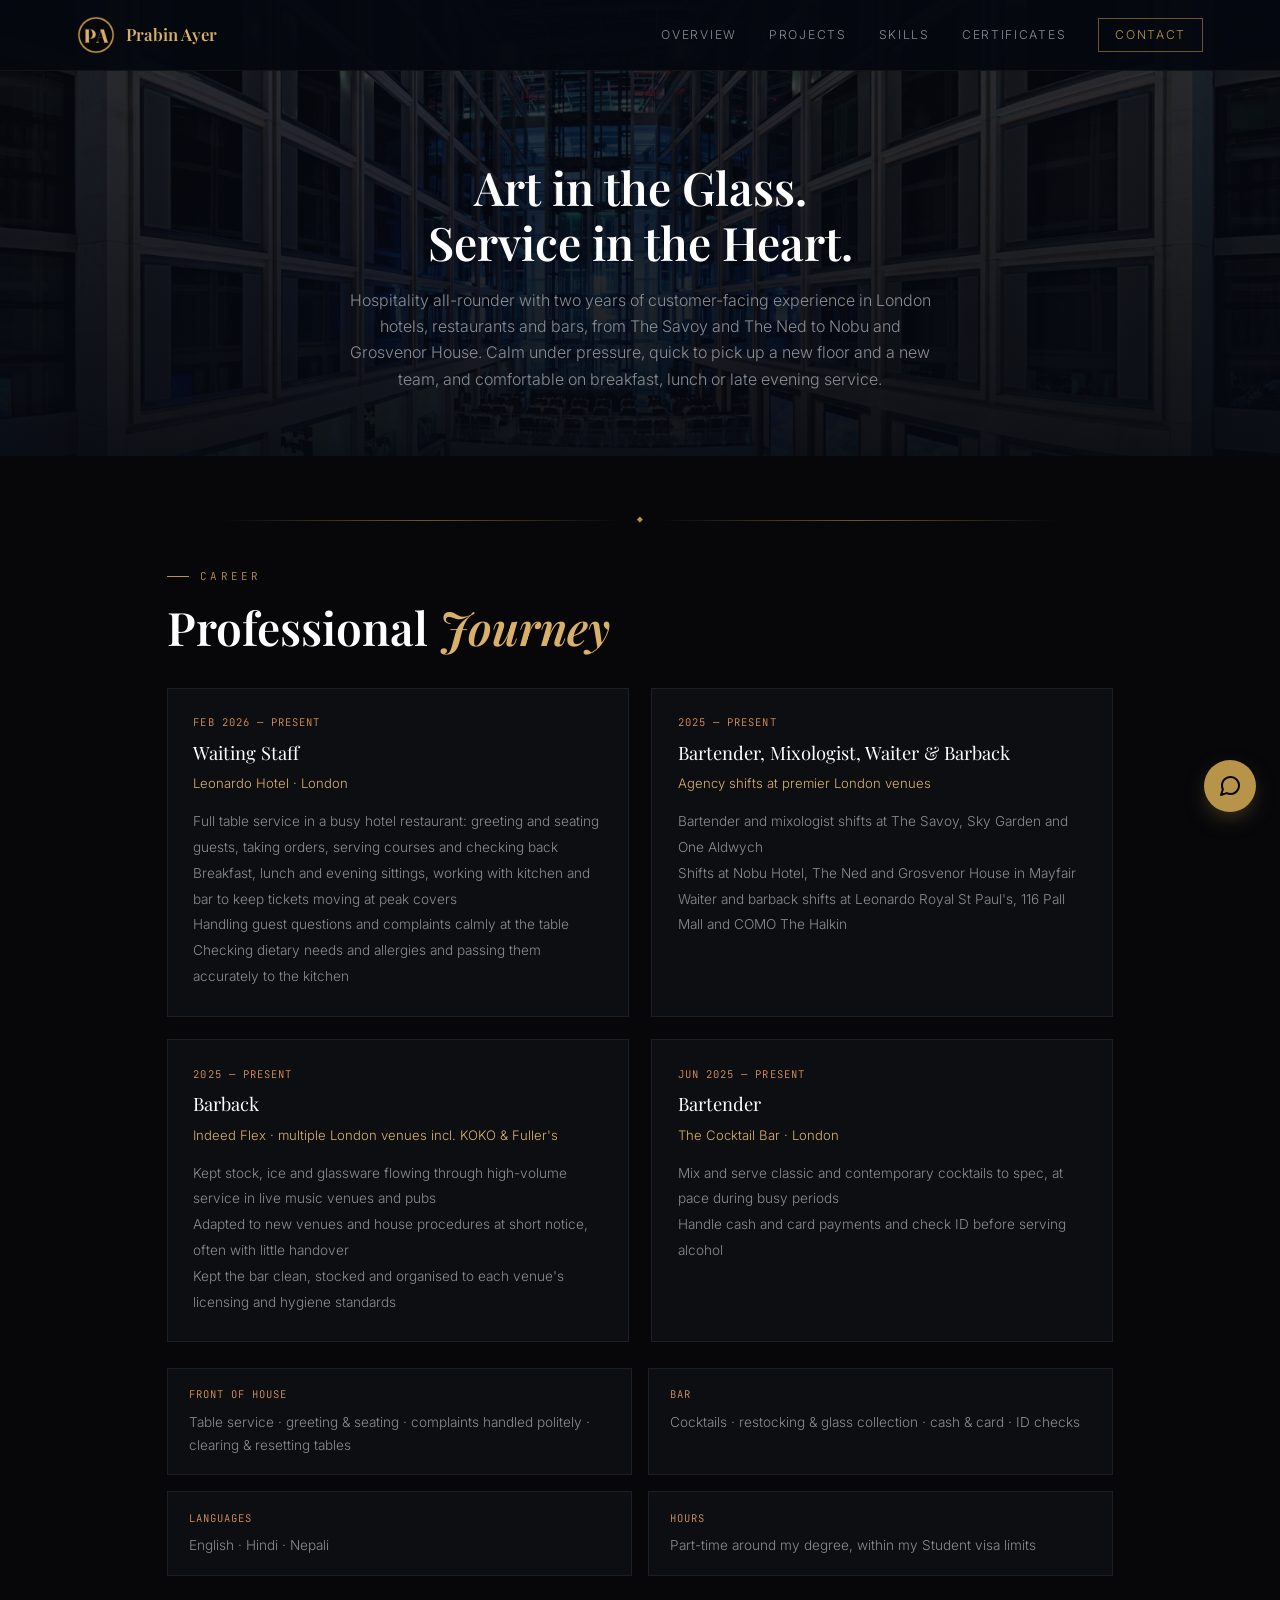
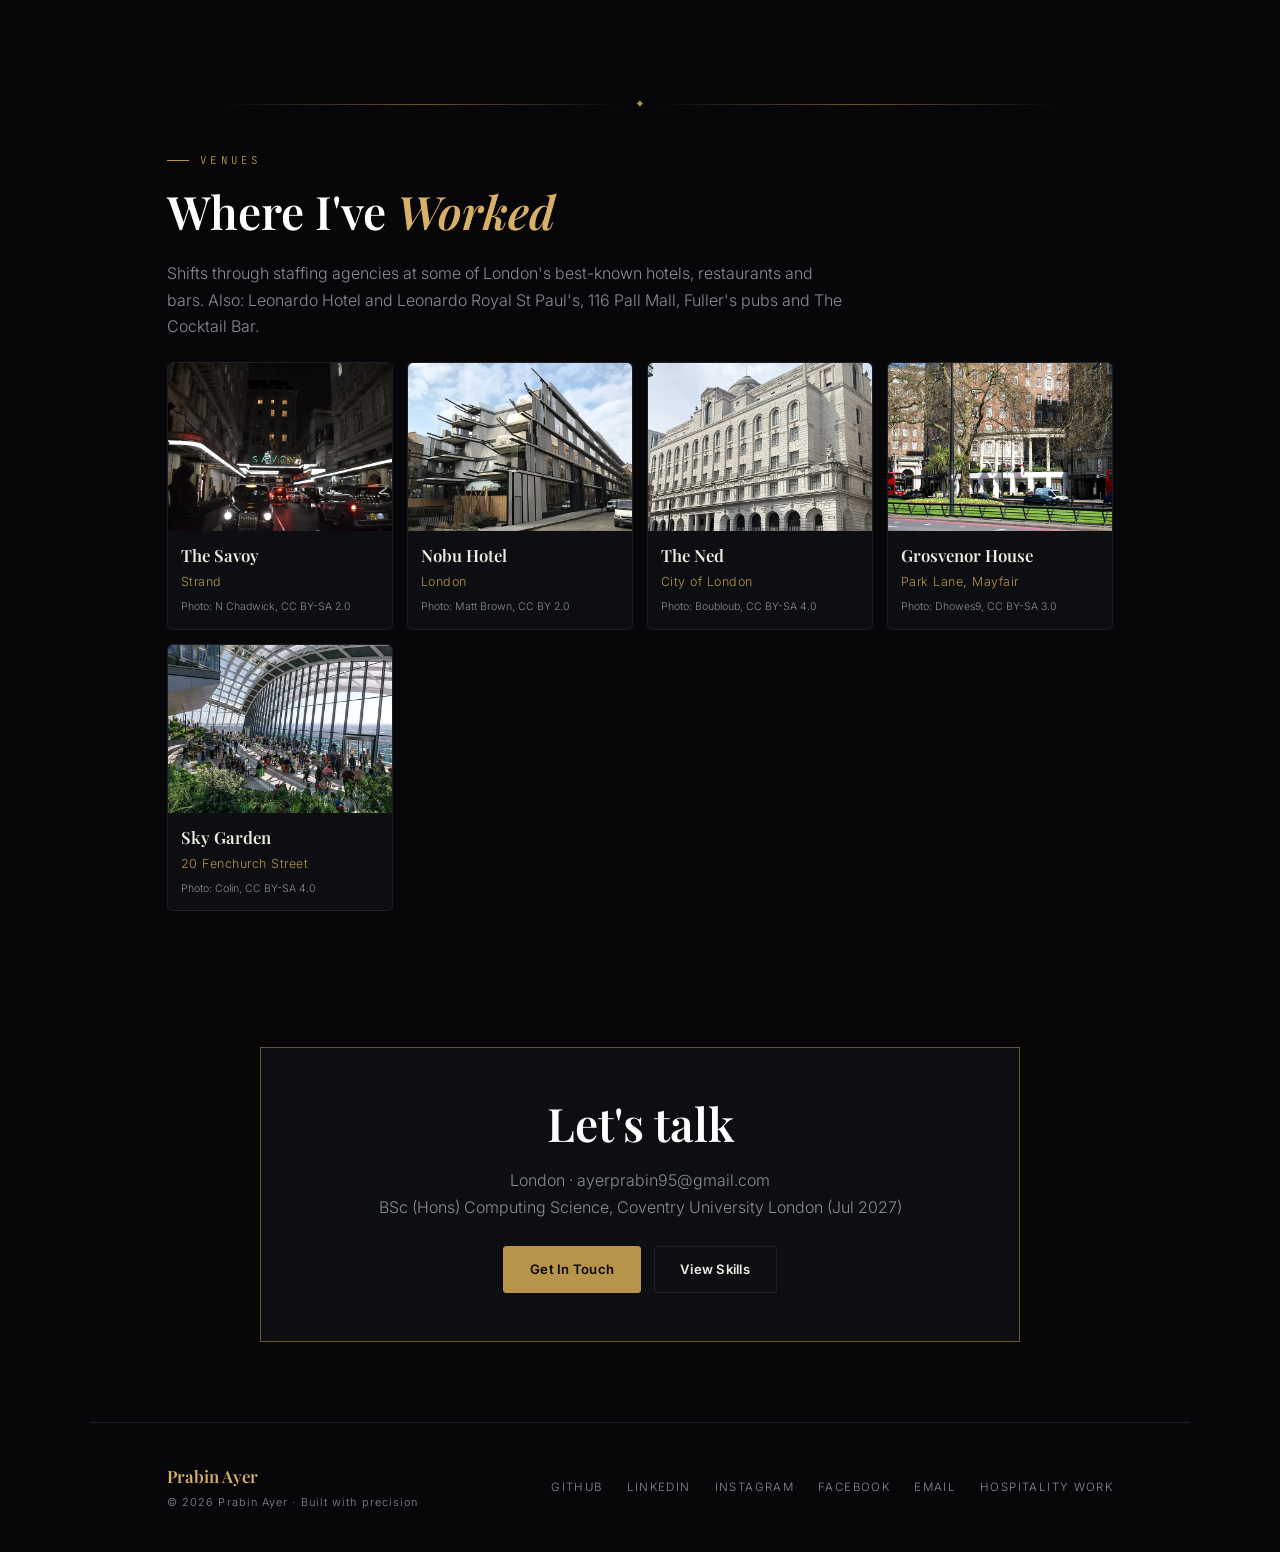
<file: hospitality.html>
<!DOCTYPE html>
<html lang="en">
<head>
<meta charset="UTF-8">
<meta name="viewport" content="width=device-width, initial-scale=1">
<meta name="theme-color" content="#05080f">
<meta name="description" content="Prabin Ayer's hospitality work in London: waiting staff at Leonardo Hotel, barback and bartending, alongside a Computing Science degree.">
<link rel="icon" href="/favicon.ico" sizes="48x48">
<link rel="icon" href="/favicon-192.png" type="image/png" sizes="192x192">
<link rel="apple-touch-icon" href="/apple-touch-icon.png">
<title>Hospitality Experience | Prabin Ayer</title>
<!-- seo -->
<link rel="canonical" href="https://ayerprabin.com/hospitality">
<meta property="og:type" content="website">
<meta property="og:site_name" content="Prabin Ayer">
<meta property="og:title" content="Hospitality Experience | Prabin Ayer">
<meta property="og:description" content="Prabin Ayer's hospitality work in London: waiting staff at Leonardo Hotel, barback and bartending, alongside a Computing Science degree.">
<meta property="og:url" content="https://ayerprabin.com/hospitality">
<meta property="og:image" content="https://ayerprabin.com/assets/img/og.jpg">
<meta property="og:image:width" content="1200"><meta property="og:image:height" content="630">
<meta name="twitter:card" content="summary_large_image">
<!-- /seo -->
<link rel="preconnect" href="https://fonts.googleapis.com">
<link rel="preconnect" href="https://fonts.gstatic.com" crossorigin>
<link href="https://fonts.googleapis.com/css2?family=Playfair+Display:ital,wght@0,500;0,600;0,700;1,400;1,500&family=Inter:wght@300;400;500;600&family=JetBrains+Mono:wght@400;500&display=swap" rel="stylesheet">
<link rel="stylesheet" href="assets/css/site.css?v=6">
<style>
.logo-badge{width:34px;height:34px;border-radius:50%;border:1.5px solid var(--gold);display:flex;align-items:center;justify-content:center;font-family:'Playfair Display',serif;font-weight:700;color:var(--gold-l);font-size:.78rem;flex-shrink:0}
.hosp-hero{position:relative;padding:10rem 6% 4rem;text-align:center;overflow:hidden}
.hosp-hero .img-slot{position:absolute;inset:0;z-index:-2;border:none;border-radius:0}
.hosp-hero::after{content:'';position:absolute;inset:0;z-index:-1;background:linear-gradient(180deg,rgba(5,8,15,.75),rgba(5,8,15,.95))}
.hosp-hero h1{max-width:760px;margin:0 auto 1rem}
.hosp-hero p{max-width:600px;margin:0 auto;color:var(--body)}
.timeline{display:grid;grid-template-columns:repeat(2,1fr);gap:1.4rem;margin-top:2rem}
@media(max-width:820px){.timeline{grid-template-columns:1fr}}
.job-card{background:var(--panel);border:1px solid var(--line);padding:1.6rem;transition:all .25s}
@media (hover:hover){.job-card:hover{border-color:var(--gold-m);transform:translateY(-4px)}}
.job-date{font-family:'JetBrains Mono',monospace;font-size:.66rem;letter-spacing:.1em;text-transform:uppercase;color:var(--warm-l);margin-bottom:.4rem;display:block}
.job-title{font-family:'Playfair Display',serif;font-size:1.15rem;color:#fff;margin-bottom:.3rem}
.job-place{color:var(--gold-l);font-size:.82rem;margin-bottom:.9rem}
.job-list{list-style:none;color:var(--body);font-size:.85rem;line-height:1.9}
.cv-extra{display:grid;grid-template-columns:repeat(2,1fr);gap:1rem;margin-top:1.6rem}
.cv-extra>div{background:var(--panel);border:1px solid var(--line);padding:1.1rem 1.3rem;color:var(--body);font-size:.85rem;line-height:1.7}
@media(max-width:820px){.cv-extra{grid-template-columns:1fr}}
.cta-box{max-width:760px;margin:0 auto;background:var(--panel);border:1px solid var(--gold-m);padding:3rem;text-align:center}
.cta-box p{color:var(--body);margin:1rem 0 1.6rem}
</style>
<style>
.venue-grid{display:grid;grid-template-columns:repeat(4,1fr);gap:14px;margin-top:1.4rem}
.venue{margin:0;background:var(--panel);border:1px solid var(--line);border-radius:6px;overflow:hidden}
.venue img{display:block;width:100%;height:auto;aspect-ratio:4/3;object-fit:cover;filter:saturate(.85) contrast(1.05)}
.venue figcaption{padding:.7rem .8rem .8rem;display:grid;gap:2px}
.venue b{font-family:'Playfair Display',serif;font-size:1.05rem;color:var(--cream);font-weight:600}
.venue span{color:var(--gold);font-size:.78rem;letter-spacing:.04em}
.venue small{color:var(--body);font-size:.66rem;margin-top:4px}
.venue small a{color:var(--body)}
.venue-note{color:var(--body);max-width:68ch;margin:.4rem 0 0}
.venue-note.small{font-size:.75rem;margin-top:1rem}
@media(max-width:900px){.venue-grid{grid-template-columns:repeat(2,1fr);gap:10px}}
</style>
<script type="application/ld+json">
{"@context":"https://schema.org","@type":"WebPage","url":"https://ayerprabin.com/hospitality","name":"Hospitality Experience | Prabin Ayer","isPartOf":{"@id":"https://ayerprabin.com/#site"},"about":{"@id":"https://ayerprabin.com/#me"},"author":{"@id":"https://ayerprabin.com/#me"}}
</script>
</head>
<body>
<div class="scroll-progress"><div class="scroll-progress-bar" id="sp"></div></div>

<nav>
  <a class="nav-l" href="./" aria-label="Prabin Ayer, home"><img class="logo-img" src="/favicon-192.png" width="38" height="38" alt=""><span class="nav-name">Prabin Ayer</span></a>
  <button class="hamburger" id="hamburger" onclick="toggleMenu()"><span></span><span></span><span></span></button>
  <div class="nav-links" id="nav-links">
    <a href="./" onclick="closeMenu()">Overview</a>
    <a href="computing" onclick="closeMenu()">Projects</a>
    <a href="skills" onclick="closeMenu()">Skills</a>
    <a href="certificates" onclick="closeMenu()">Certificates</a>
    <a href="contact" class="nav-cta" onclick="closeMenu()">Contact</a>
  </div>
</nav>

<section class="hosp-hero">
  <div class="img-slot">
    <img src="assets/img/hospitality-hero.webp" alt="" onerror="imgFallback(this)">
    <div class="img-fallback"><span class="fb-icon">◈</span><span class="fb-label">Hospitality</span></div>
  </div>
  <h1 class="sec-title reveal">Art in the Glass.<br>Service in the Heart.</h1>
  <p class="reveal">Hospitality all-rounder with two years of customer-facing experience in London hotels, restaurants and bars, from The Savoy and The Ned to Nobu and Grosvenor House. Calm under pressure, quick to pick up a new floor and a new team, and comfortable on breakfast, lunch or late evening service.</p>
</section>

<section class="block" style="padding-top:1rem">
  <div class="divider reveal"><span>◆</span></div>
  <div class="sec-eyebrow reveal">Career</div>
  <h2 class="sec-title reveal">Professional <em>Journey</em></h2>
  <div class="timeline">
    <div class="job-card reveal">
      <span class="job-date">Feb 2026 — Present</span>
      <div class="job-title">Waiting Staff</div>
      <div class="job-place">Leonardo Hotel · London</div>
      <ul class="job-list">
        <li>Full table service in a busy hotel restaurant: greeting and seating guests, taking orders, serving courses and checking back</li>
        <li>Breakfast, lunch and evening sittings, working with kitchen and bar to keep tickets moving at peak covers</li>
        <li>Handling guest questions and complaints calmly at the table</li>
        <li>Checking dietary needs and allergies and passing them accurately to the kitchen</li>
      </ul>
    </div>
    <div class="job-card reveal">
      <span class="job-date">2025 — Present</span>
      <div class="job-title">Bartender, Mixologist, Waiter &amp; Barback</div>
      <div class="job-place">Agency shifts at premier London venues</div>
      <ul class="job-list">
        <li>Bartender and mixologist shifts at The Savoy, Sky Garden and One Aldwych</li>
        <li>Shifts at Nobu Hotel, The Ned and Grosvenor House in Mayfair</li>
        <li>Waiter and barback shifts at Leonardo Royal St Paul's, 116 Pall Mall and COMO The Halkin</li>
      </ul>
    </div>
    <div class="job-card reveal">
      <span class="job-date">2025 — Present</span>
      <div class="job-title">Barback</div>
      <div class="job-place">Indeed Flex · multiple London venues incl. KOKO &amp; Fuller's</div>
      <ul class="job-list">
        <li>Kept stock, ice and glassware flowing through high-volume service in live music venues and pubs</li>
        <li>Adapted to new venues and house procedures at short notice, often with little handover</li>
        <li>Kept the bar clean, stocked and organised to each venue's licensing and hygiene standards</li>
      </ul>
    </div>
    <div class="job-card reveal">
      <span class="job-date">Jun 2025 — Present</span>
      <div class="job-title">Bartender</div>
      <div class="job-place">The Cocktail Bar · London</div>
      <ul class="job-list">
        <li>Mix and serve classic and contemporary cocktails to spec, at pace during busy periods</li>
        <li>Handle cash and card payments and check ID before serving alcohol</li>
      </ul>
    </div>
  </div>
  <div class="cv-extra reveal">
    <div><span class="job-date">Front of house</span>Table service · greeting &amp; seating · complaints handled politely · clearing &amp; resetting tables</div>
    <div><span class="job-date">Bar</span>Cocktails · restocking &amp; glass collection · cash &amp; card · ID checks</div>
    <div><span class="job-date">Languages</span>English · Hindi · Nepali</div>
    <div><span class="job-date">Hours</span>Part-time around my degree, within my Student visa limits</div>
  </div>
</section>

<section class="block" style="padding-top:0">
  <div class="divider reveal"><span>◆</span></div>
  <div class="sec-eyebrow reveal">Venues</div>
  <h2 class="sec-title reveal">Where I've <em>Worked</em></h2>
  <p class="venue-note reveal">Shifts through staffing agencies at some of London's best-known hotels, restaurants and bars. Also: Leonardo Hotel and Leonardo Royal St Paul's, 116 Pall Mall, Fuller's pubs and The Cocktail Bar.</p>
  <div class="venue-grid">
    <figure class="venue reveal"><img src="assets/img/venues/savoy.webp" alt="The Savoy, Strand" loading="lazy" width="720" height="540"><figcaption><b>The Savoy</b><span>Strand</span><small>Photo: N Chadwick, <a href="https://commons.wikimedia.org/wiki/File:The_Savoy_Hotel_-_geograph.org.uk_-_7752638.jpg" target="_blank" rel="noopener">CC BY-SA 2.0</a></small></figcaption></figure>
    <figure class="venue reveal"><img src="assets/img/venues/nobu.webp" alt="Nobu Hotel, London" loading="lazy" width="720" height="540"><figcaption><b>Nobu Hotel</b><span>London</span><small>Photo: Matt Brown, <a href="https://commons.wikimedia.org/wiki/File:NoBu_Hotel_in_Shoreditch.jpg" target="_blank" rel="noopener">CC BY 2.0</a></small></figcaption></figure>
    <figure class="venue reveal"><img src="assets/img/venues/ned.webp" alt="The Ned, City of London" loading="lazy" width="720" height="540"><figcaption><b>The Ned</b><span>City of London</span><small>Photo: Boubloub, <a href="https://commons.wikimedia.org/wiki/File:TheNed_exterior.jpg" target="_blank" rel="noopener">CC BY-SA 4.0</a></small></figcaption></figure>
    <figure class="venue reveal"><img src="assets/img/venues/grosvenor.webp" alt="Grosvenor House, Park Lane, Mayfair" loading="lazy" width="720" height="540"><figcaption><b>Grosvenor House</b><span>Park Lane, Mayfair</span><small>Photo: Dhowes9, <a href="https://commons.wikimedia.org/wiki/File:Grosvenor_House_Hotel,_Park_Lane.jpg" target="_blank" rel="noopener">CC BY-SA 3.0</a></small></figcaption></figure>
    <figure class="venue reveal"><img src="assets/img/venues/skygarden.webp" alt="Sky Garden, 20 Fenchurch Street" loading="lazy" width="720" height="540"><figcaption><b>Sky Garden</b><span>20 Fenchurch Street</span><small>Photo: Colin, <a href="https://commons.wikimedia.org/wiki/File:The_Sky_Garden.jpg" target="_blank" rel="noopener">CC BY-SA 4.0</a></small></figcaption></figure>
    <figure class="venue reveal"><img src="assets/img/venues/aldwych.webp" alt="One Aldwych, Covent Garden" loading="lazy" width="720" height="540"><figcaption><b>One Aldwych</b><span>Covent Garden</span><small>Photo: Nick Anderson, <a href="https://commons.wikimedia.org/wiki/File:One_Aldwych.jpg" target="_blank" rel="noopener">CC BY-SA 3.0</a></small></figcaption></figure>
    <figure class="venue reveal"><img src="assets/img/venues/halkin.webp" alt="COMO The Halkin, Belgravia" loading="lazy" width="720" height="540"><figcaption><b>COMO The Halkin</b><span>Belgravia</span><small>Photo: Ewan-M, <a href="https://commons.wikimedia.org/wiki/File:COMO_The_Halkin,_Belgravia,_SW1.jpg" target="_blank" rel="noopener">CC BY-SA 4.0</a></small></figcaption></figure>
    <figure class="venue reveal"><img src="assets/img/venues/koko.webp" alt="KOKO, Camden" loading="lazy" width="720" height="540"><figcaption><b>KOKO</b><span>Camden</span><small>Photo: Philafrenzy, <a href="https://commons.wikimedia.org/wiki/File:Camden_Palace_Theatre,_now_Koko.jpg" target="_blank" rel="noopener">CC BY-SA 4.0</a></small></figcaption></figure>
  </div>
  <p class="venue-note small reveal">Venue photos are of the buildings, from Wikimedia Commons, used under the licences linked under each one. They are not my photos.</p>
</section>

<section class="block" style="padding-top:0">
  <div class="cta-box reveal">
    <h2 class="sec-title" style="margin-bottom:0">Let's talk</h2>
    <p>London · ayerprabin95@gmail.com<br> BSc (Hons) Computing Science, Coventry University London (Jul 2027)</p>
    <div class="hero-cta" style="display:flex;gap:.8rem;justify-content:center;flex-wrap:wrap">
      <a href="contact" class="btn btn-gold">Get In Touch</a>
      <a href="skills" class="btn btn-ghost">View Skills</a>
    </div>
  </div>
</section>

<footer>
  <div><div class="foot-logo">Prabin Ayer</div><div class="foot-sub">© 2026 Prabin Ayer · Built with precision</div></div>
  <div class="foot-links">
    <a href="https://github.com/AyerPrabin" target="_blank">GitHub</a>
    <a href="https://www.linkedin.com/in/ayerprabin/" target="_blank">LinkedIn</a>
    <a href="https://www.instagram.com/ayerprabin/" target="_blank">Instagram</a>
    <a href="https://www.facebook.com/ayerprabin" target="_blank">Facebook</a>
    <a href="mailto:ayerprabin95@gmail.com">Email</a>
    <a href="hospitality">Hospitality work</a>
  </div>
</footer>
<button class="btt" id="btt" onclick="window.scrollTo({top:0,behavior:'smooth'})">↑</button>
<script src="assets/js/site.js?v=4"></script>
<script src="assets/js/chat-widget.js?v=2"></script>
</body>
</html>
</file>
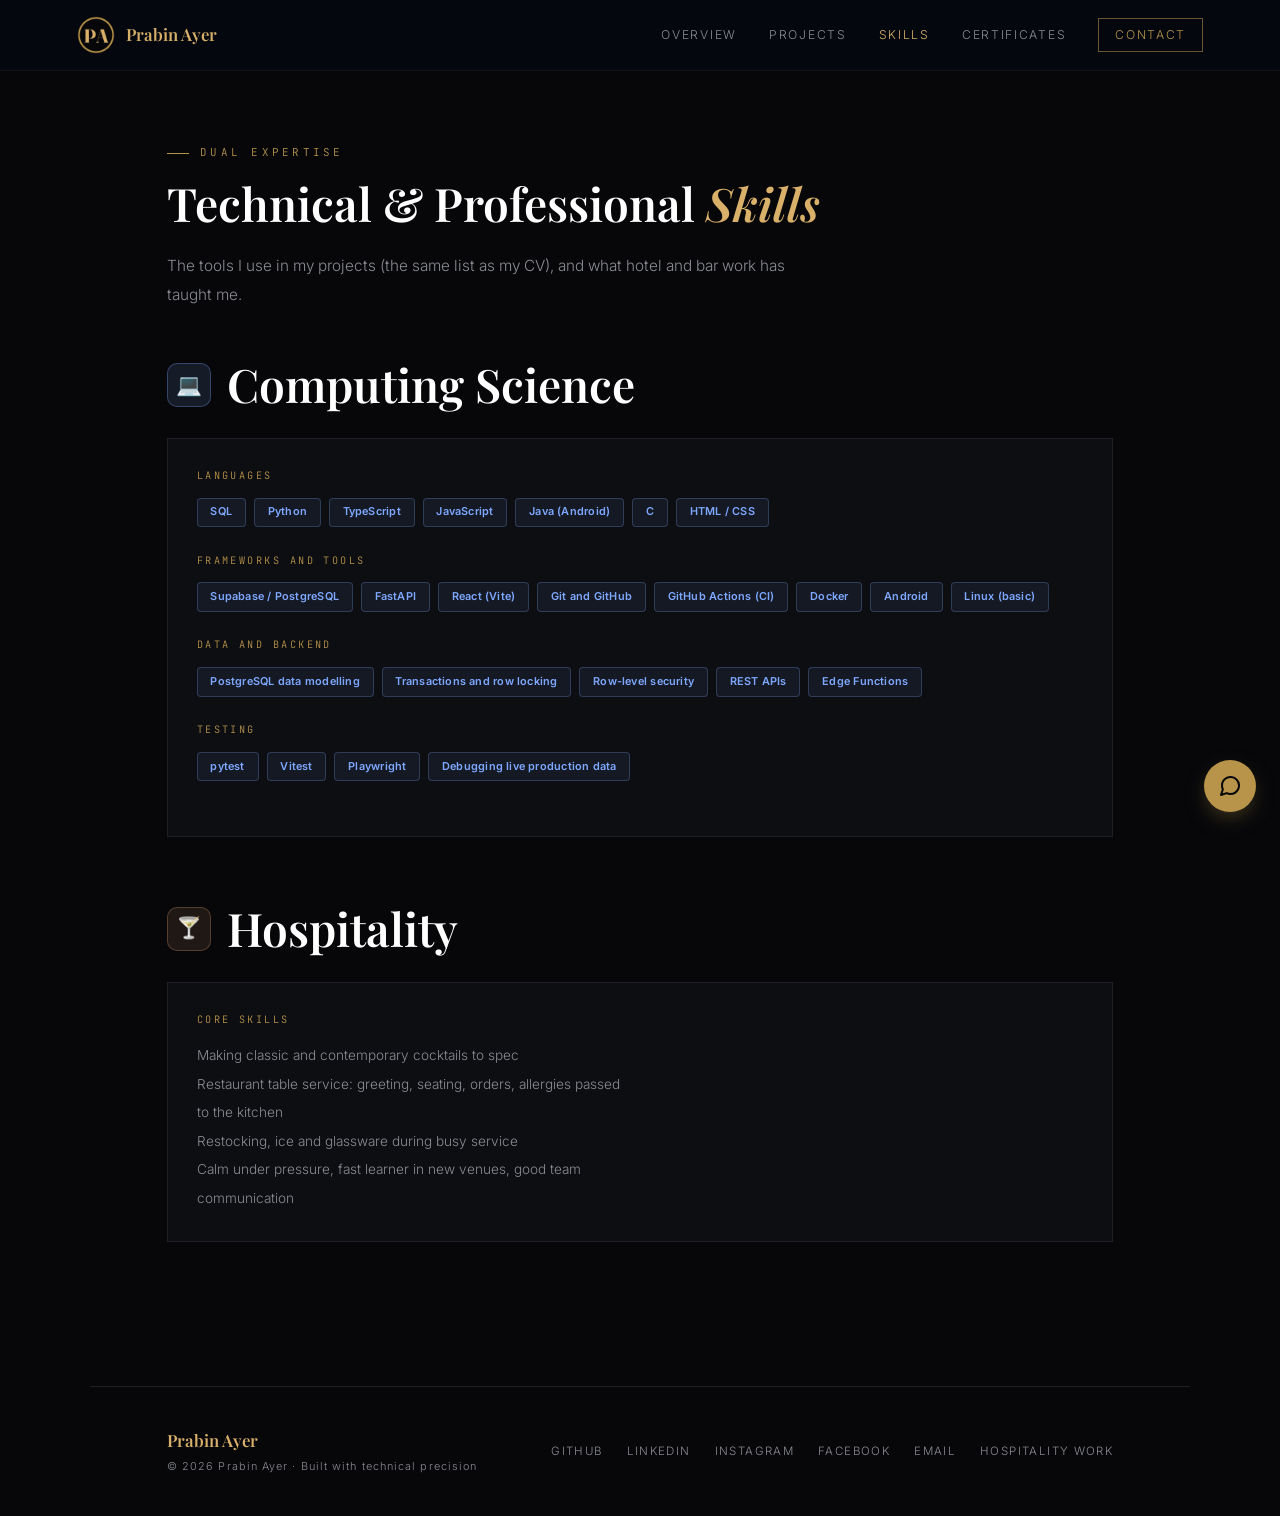
<file: skills.html>
<!DOCTYPE html>
<html lang="en">
<head>
<meta charset="UTF-8">
<meta name="viewport" content="width=device-width, initial-scale=1">
<meta name="theme-color" content="#05080f">
<meta name="description" content="Prabin Ayer's skills: Python, Java, JavaScript/TypeScript, SQL, Postgres, Supabase, FastAPI, GitHub Actions, plus customer-facing work under pressure.">
<link rel="icon" href="/favicon.ico" sizes="48x48">
<link rel="icon" href="/favicon-192.png" type="image/png" sizes="192x192">
<link rel="apple-touch-icon" href="/apple-touch-icon.png">
<title>Skills | Prabin Ayer</title>
<!-- seo -->
<link rel="canonical" href="https://ayerprabin.com/skills">
<meta property="og:type" content="website">
<meta property="og:site_name" content="Prabin Ayer">
<meta property="og:title" content="Skills | Prabin Ayer">
<meta property="og:description" content="Prabin Ayer's skills: Python, Java, JavaScript/TypeScript, SQL, Postgres, Supabase, FastAPI, GitHub Actions, plus customer-facing work under pressure.">
<meta property="og:url" content="https://ayerprabin.com/skills">
<meta property="og:image" content="https://ayerprabin.com/assets/img/og.jpg">
<meta property="og:image:width" content="1200"><meta property="og:image:height" content="630">
<meta name="twitter:card" content="summary_large_image">
<!-- /seo -->
<link rel="preconnect" href="https://fonts.googleapis.com">
<link rel="preconnect" href="https://fonts.gstatic.com" crossorigin>
<link href="https://fonts.googleapis.com/css2?family=Playfair+Display:ital,wght@0,500;0,600;0,700;1,400;1,500&family=Inter:wght@300;400;500;600&family=JetBrains+Mono:wght@400;500&display=swap" rel="stylesheet">
<link rel="stylesheet" href="assets/css/site.css?v=6">
<style>
.logo-badge{width:34px;height:34px;border-radius:50%;border:1.5px solid var(--gold);display:flex;align-items:center;justify-content:center;font-family:'Playfair Display',serif;font-weight:700;color:var(--gold-l);font-size:.78rem;flex-shrink:0}
.skill-section{margin-bottom:4rem}
.skill-head{display:flex;align-items:center;gap:1rem;margin-bottom:1.6rem}
.skill-icon{width:44px;height:44px;border-radius:10px;display:flex;align-items:center;justify-content:center;font-size:1.3rem;flex-shrink:0}
.skill-icon.tech{background:rgba(126,168,255,.12);border:1px solid rgba(126,168,255,.3)}
.skill-icon.hosp{background:rgba(212,149,106,.12);border:1px solid rgba(212,149,106,.3)}
.skill-panel{background:var(--panel);border:1px solid var(--line);padding:1.8rem}
.tag-row{display:flex;flex-wrap:wrap;gap:.5rem;margin-bottom:1.6rem}
.dev-tag{padding:.3rem .8rem;border-radius:4px;background:rgba(126,168,255,.08);border:1px solid rgba(126,168,255,.25);color:#7ea8ff;font-size:.68rem;font-weight:600;letter-spacing:.02em}
.ops-list{list-style:none;color:var(--body);font-size:.85rem;line-height:2.1}
.hosp-grid{display:grid;grid-template-columns:1fr 1fr;gap:2rem}
@media(max-width:820px){.hosp-grid{grid-template-columns:1fr}}
.cert-list{display:flex;flex-direction:column;gap:.6rem}
.cert-row{display:flex;justify-content:space-between;align-items:center;padding:.7rem 1rem;background:var(--panel-2);border:1px solid var(--line);font-size:.85rem}
.cert-row .ok{color:var(--green)}
</style>
<script type="application/ld+json">
{"@context":"https://schema.org","@type":"WebPage","url":"https://ayerprabin.com/skills","name":"Skills | Prabin Ayer","isPartOf":{"@id":"https://ayerprabin.com/#site"},"about":{"@id":"https://ayerprabin.com/#me"},"author":{"@id":"https://ayerprabin.com/#me"}}
</script>
</head>
<body>
<div class="scroll-progress"><div class="scroll-progress-bar" id="sp"></div></div>

<nav>
  <a class="nav-l" href="./" aria-label="Prabin Ayer, home"><img class="logo-img" src="/favicon-192.png" width="38" height="38" alt=""><span class="nav-name">Prabin Ayer</span></a>
  <button class="hamburger" id="hamburger" onclick="toggleMenu()"><span></span><span></span><span></span></button>
  <div class="nav-links" id="nav-links">
    <a href="./" onclick="closeMenu()">Overview</a>
    <a href="computing" onclick="closeMenu()">Projects</a>
    <a href="skills" class="active" onclick="closeMenu()">Skills</a>
    <a href="certificates" onclick="closeMenu()">Certificates</a>
    <a href="contact" class="nav-cta" onclick="closeMenu()">Contact</a>
  </div>
</nav>

<header class="page-hero">
  <div class="sec-eyebrow reveal">Dual Expertise</div>
  <h1 class="sec-title reveal">Technical &amp; Professional <em>Skills</em></h1>
  <p class="sec-sub reveal">The tools I use in my projects (the same list as my CV), and what hotel and bar work has taught me.</p>
</header>

<section class="block" style="padding-top:0">

  <div class="skill-section">
    <div class="skill-head reveal"><div class="skill-icon tech">💻</div><h2 class="sec-title" style="margin:0">Computing Science</h2></div>
    <div class="skill-panel reveal">
      <div class="skills-t" style="margin-top:0">Languages</div>
      <div class="tag-row"><span class="dev-tag">SQL</span><span class="dev-tag">Python</span><span class="dev-tag">TypeScript</span><span class="dev-tag">JavaScript</span><span class="dev-tag">Java (Android)</span><span class="dev-tag">C</span><span class="dev-tag">HTML / CSS</span></div>
      <div class="skills-t">Frameworks and tools</div>
      <div class="tag-row"><span class="dev-tag">Supabase / PostgreSQL</span><span class="dev-tag">FastAPI</span><span class="dev-tag">React (Vite)</span><span class="dev-tag">Git and GitHub</span><span class="dev-tag">GitHub Actions (CI)</span><span class="dev-tag">Docker</span><span class="dev-tag">Android</span><span class="dev-tag">Linux (basic)</span></div>
      <div class="skills-t">Data and backend</div>
      <div class="tag-row"><span class="dev-tag">PostgreSQL data modelling</span><span class="dev-tag">Transactions and row locking</span><span class="dev-tag">Row-level security</span><span class="dev-tag">REST APIs</span><span class="dev-tag">Edge Functions</span></div>
      <div class="skills-t">Testing</div>
      <div class="tag-row"><span class="dev-tag">pytest</span><span class="dev-tag">Vitest</span><span class="dev-tag">Playwright</span><span class="dev-tag">Debugging live production data</span></div>
    </div>
  </div>

  <div class="skill-section">
    <div class="skill-head reveal"><div class="skill-icon hosp">🍸</div><h2 class="sec-title" style="margin:0">Hospitality</h2></div>
    <div class="skill-panel reveal">
      <div class="hosp-grid">
        <div>
          <div class="skills-t" style="margin-top:0">Core Skills</div>
          <ul class="ops-list">
            <li>Making classic and contemporary cocktails to spec</li>
            <li>Restaurant table service: greeting, seating, orders, allergies passed to the kitchen</li>
            <li>Restocking, ice and glassware during busy service</li>
            <li>Calm under pressure, fast learner in new venues, good team communication</li>
          </ul>
        </div>
      </div>
    </div>
  </div>

</section>

<footer>
  <div><div class="foot-logo">Prabin Ayer</div><div class="foot-sub">© 2026 Prabin Ayer · Built with technical precision</div></div>
  <div class="foot-links">
    <a href="https://github.com/AyerPrabin" target="_blank">GitHub</a>
    <a href="https://www.linkedin.com/in/ayerprabin/" target="_blank">LinkedIn</a>
    <a href="https://www.instagram.com/ayerprabin/" target="_blank">Instagram</a>
    <a href="https://www.facebook.com/ayerprabin" target="_blank">Facebook</a>
    <a href="mailto:ayerprabin95@gmail.com">Email</a>
    <a href="hospitality">Hospitality work</a>
  </div>
</footer>
<button class="btt" id="btt" onclick="window.scrollTo({top:0,behavior:'smooth'})">↑</button>
<script src="assets/js/site.js?v=4"></script>
<script src="assets/js/chat-widget.js?v=2"></script>
</body>
</html>
</file>
<file: assets/css/site.css>
/* ============================================================
   PRABIN AYER — shared design system
   Same visual language as zulu-website.html (CSS vars, type,
   reveal-on-scroll, nav/footer, card components) — extracted
   here instead of duplicated so every page shares one file.
   ============================================================ */

*, *::before, *::after { margin: 0; padding: 0; box-sizing: border-box; }

:root {
  /* Neutral-warm near-black, not the blue-tinted "tech portfolio" default — deepened brass
     gold instead of bright yellow-gold (ties to the bar/hospitality world, reads sharper).
     --tech / --warm-l are a deliberate PAIR: they mark which world a piece of content
     belongs to (code vs. service) wherever that distinction matters, not decoration. */
  --bg: #07070a; --bg-2: #0b0c0f; --panel: #0d0e12; --panel-2: #131419; --line: #1e1f24;
  --gold: #b8934a; --gold-l: #d9b06a; --gold-m: #6b5530; --cream: #f0ebe0; --silver: #9a9da4;
  --body: #8a8d93; --green: #5aab8a; --warm: #c47a4a; --warm-l: #d9935f; --red: #c04a4a;
  --tech: #6f9eff;
}

html { scroll-behavior: smooth; }
body { background: var(--bg); color: var(--cream); font-family: 'Inter', sans-serif; font-weight: 300; line-height: 1.65; overflow-x: hidden; }
::-webkit-scrollbar { width: 3px; } ::-webkit-scrollbar-track { background: var(--bg); } ::-webkit-scrollbar-thumb { background: var(--gold-m); }
a { color: inherit; text-decoration: none; }
img { max-width: 100%; display: block; }
picture { display: contents; } /* keeps <picture> transparent to flex/grid sizing so .img-slot img rules still apply directly */

/* ── logo mark ── */
.mark { display: block; }
.mark.sm { width: 34px; height: 34px; }

/* ── nav ── */
nav { position: fixed; top: 0; left: 0; right: 0; z-index: 100; display: flex; justify-content: space-between; align-items: center; padding: 1rem 6%; background: rgba(5,8,15,.95); border-bottom: 1px solid rgba(201,168,76,.08); }
.nav-l { display: flex; align-items: center; gap: .7rem; }
.logo-img { width: 38px; height: 38px; border-radius: 50%; display: block; flex-shrink: 0; transition: transform .3s; }
@media (hover: hover) { .nav-l:hover .logo-img { transform: rotate(-8deg) scale(1.06); } }
.nav-name { font-family: 'Playfair Display', serif; font-size: 1.05rem; font-weight: 600; color: var(--gold-l); }
.nav-links { display: flex; gap: 2rem; align-items: center; }
.nav-name, .nav-links a { white-space: nowrap; }
@media (max-width: 1240px) { .nav-links { gap: 1.25rem; } .nav-links a { letter-spacing: .1em; } }
.nav-links a { font-size: .76rem; letter-spacing: .14em; text-transform: uppercase; color: var(--body); transition: color .25s; }
.nav-links a:hover, .nav-links a.active { color: var(--gold-l); }
.nav-cta { border: 1px solid var(--gold-m); color: var(--gold) !important; padding: .4rem 1rem; transition: all .25s; }
.nav-cta:hover { background: rgba(201,168,76,.08); border-color: var(--gold); }
@media (max-width: 1024px) { .nav-links a:not(.nav-cta) { display: none; } .nav-links .nav-cta { display: inline-block; } }

.hamburger { display: none; background: none; border: none; cursor: pointer; padding: .3rem; flex-direction: column; gap: 4px; }
.hamburger span { display: block; width: 20px; height: 2px; background: var(--silver); transition: all .3s; }
.hamburger.open span:nth-child(1) { transform: rotate(45deg) translate(4px,4px); }
.hamburger.open span:nth-child(2) { opacity: 0; }
.hamburger.open span:nth-child(3) { transform: rotate(-45deg) translate(4px,-4px); }
@media (max-width: 1024px) {
  .hamburger { display: flex; }
  .nav-links { position: fixed; top: 0; left: 0; right: 0; bottom: 0; background: rgba(5,8,15,.99); flex-direction: column; justify-content: center; align-items: center; gap: 2.2rem; transform: translateY(-100%); transition: transform .4s cubic-bezier(.4,0,.2,1); z-index: 99; }
  .nav-links.open { transform: translateY(0); }
  .nav-links.open a { display: block; font-size: 1.1rem; letter-spacing: .2em; }
  .nav-links.open .nav-cta { font-size: .9rem; }
}

/* ── section building blocks ── */
main, .block { padding: 8rem 6% 5rem; max-width: 1100px; margin: 0 auto; }
.sec-eyebrow { font-family: 'JetBrains Mono', monospace; font-size: .68rem; letter-spacing: .3em; color: var(--gold); text-transform: uppercase; margin-bottom: .9rem; }
.sec-eyebrow::before { content: ''; display: inline-block; width: 22px; height: 1px; background: var(--gold); vertical-align: middle; margin-right: .7rem; }
.sec-title { font-family: 'Playfair Display', serif; font-size: clamp(1.9rem,3.6vw,2.9rem); font-weight: 600; color: #fff; line-height: 1.2; margin-bottom: 1.3rem; }
.sec-title em { font-style: italic; color: var(--gold-l); }
.sec-sub { color: var(--body); font-size: .96rem; line-height: 1.85; max-width: 640px; }

.divider { display: flex; align-items: center; gap: 1rem; max-width: 1100px; margin: 0 auto; padding: 2.5rem 6%; }
.divider::before, .divider::after { content: ''; flex: 1; height: 1px; background: linear-gradient(90deg,transparent,var(--gold-m),transparent); }
.divider span { color: var(--gold); font-size: .6rem; font-family: 'JetBrains Mono', monospace; }

.chapter { font-family: 'JetBrains Mono', monospace; font-size: .62rem; letter-spacing: .34em; color: var(--gold-m); text-transform: uppercase; margin-bottom: 1.4rem; display: flex; align-items: center; gap: .8rem; }
.chapter .ch-num { color: var(--gold); font-weight: 500; }
.chapter .ch-line { flex: 0 0 38px; height: 1px; background: linear-gradient(90deg,var(--gold),transparent); }

/* ── reveal on scroll ── */
.reveal { opacity: 0; transform: translateY(34px); transition: opacity .9s cubic-bezier(.16,1,.3,1), transform .9s cubic-bezier(.16,1,.3,1); }
.reveal.vis { opacity: 1; transform: none; }
.reveal[data-anim="left"] { transform: translateX(-46px); }
.reveal[data-anim="right"] { transform: translateX(46px); }
@media (max-width: 760px) { .reveal[data-anim] { transform: translateY(34px); } }   /* no sideways start on phones: it widens the page */
.reveal.vis[data-anim] { transform: none; }
@media (prefers-reduced-motion: reduce) { .reveal { transition: opacity .4s ease; transform: none; } }

/* ── scroll progress + back to top ── */
.scroll-progress { position: fixed; top: 0; left: 0; right: 0; height: 2px; z-index: 300; pointer-events: none; }
.scroll-progress-bar { height: 100%; width: 0; background: linear-gradient(90deg,var(--gold-m),var(--gold),var(--gold-l)); box-shadow: 0 0 8px rgba(201,168,76,.5); transition: width .1s linear; }
.btt { position: fixed; bottom: 1.5rem; right: 1.5rem; z-index: 90; width: 42px; height: 42px; border-radius: 50%; background: var(--panel); border: 1px solid var(--line); color: var(--gold); font-size: 1rem; cursor: pointer; display: flex; align-items: center; justify-content: center; opacity: 0; transform: translateY(10px); transition: all .3s; pointer-events: none; box-shadow: 0 6px 20px -8px rgba(0,0,0,.6); }
.btt.show { opacity: 1; transform: translateY(0); pointer-events: auto; }
.btt:hover { border-color: var(--gold); background: rgba(201,168,76,.1); transform: translateY(-3px); }

/* ── glass panel / info card ── */
.card { background: var(--panel); border: 1px solid var(--line); padding: 1.6rem; position: relative; transition: border-color .3s, transform .3s; }
.card::before { content: ''; position: absolute; top: 0; left: 0; width: 2px; height: 100%; background: linear-gradient(180deg,var(--gold),transparent); }
@media (hover: hover) { .card:hover { border-color: var(--gold-m); transform: translateY(-4px); } }
.card-t { font-family: 'Playfair Display', serif; font-size: 1rem; color: var(--gold-l); font-weight: 600; margin-bottom: 1rem; }
.ir { display: flex; gap: .7rem; align-items: flex-start; padding: .5rem 0; border-bottom: 1px solid var(--line); font-size: .81rem; }
.ir:last-child { border-bottom: none; }
.ir-k { color: var(--body); min-width: 92px; font-size: .7rem; letter-spacing: .07em; text-transform: uppercase; flex-shrink: 0; padding-top: 1px; }
.ir-v { color: var(--cream); }
.ir-dot { width: 4px; height: 4px; border-radius: 50%; background: var(--gold); flex-shrink: 0; margin-top: 7px; }

/* ── skill tags ── */
.skills-t { font-family: 'JetBrains Mono', monospace; font-size: .64rem; letter-spacing: .24em; color: var(--gold); text-transform: uppercase; margin: 1.5rem 0 .8rem; }
.skill-tags { display: flex; flex-wrap: wrap; gap: .45rem; }
.skill-tag { font-family: 'JetBrains Mono', monospace; font-size: .68rem; color: var(--gold); border: 1px solid var(--gold-m); padding: .25rem .7rem; transition: all .25s; }
.skill-tag:hover { background: rgba(201,168,76,.1); color: var(--gold-l); transform: translateY(-2px); }

/* ── skill bar ── */
.skillbar-row { margin-bottom: 1.5rem; }
.skillbar-head { display: flex; justify-content: space-between; margin-bottom: .5rem; }
.skillbar-name { color: var(--gold-l); font-weight: 500; font-size: .88rem; }
.skillbar-pct { font-family: 'JetBrains Mono', monospace; color: var(--body); font-size: .8rem; }
.skillbar-track { height: 5px; width: 100%; background: rgba(255,255,255,.05); border-radius: 4px; overflow: hidden; }
.skillbar-fill { height: 100%; background: linear-gradient(90deg,var(--gold-m),var(--gold-l)); border-radius: 4px; }

/* ── project cards ── */
.proj-grid { display: grid; grid-template-columns: repeat(auto-fit,minmax(280px,1fr)); gap: 1.4rem; margin-top: 2.5rem; }
.proj { background: var(--panel); border: 1px solid var(--line); padding: 1.7rem; position: relative; display: flex; flex-direction: column; transition: border-color .3s, transform .3s; }
@media (hover: hover) { .proj:hover { border-color: var(--gold-m); transform: translateY(-4px); } }
.proj.feat { border-color: var(--gold-m); }
.proj.feat::after { content: 'ACTIVE'; position: absolute; top: 1.1rem; right: 1.1rem; font-family: 'JetBrains Mono', monospace; font-size: .56rem; letter-spacing: .18em; color: var(--gold); border: 1px solid var(--gold-m); padding: .16rem .48rem; }
.proj-type { font-family: 'JetBrains Mono', monospace; font-size: .62rem; letter-spacing: .2em; color: var(--gold); text-transform: uppercase; margin-bottom: .6rem; }
.proj-t { font-family: 'Playfair Display', serif; font-size: 1.18rem; font-weight: 600; color: #fff; margin-bottom: .6rem; }
.proj-d { color: var(--body); font-size: .84rem; line-height: 1.75; margin-bottom: 1.1rem; flex-grow: 1; }
.proj-tags { display: flex; flex-wrap: wrap; gap: .38rem; margin-bottom: 1.2rem; }
.pt { font-family: 'JetBrains Mono', monospace; font-size: .62rem; padding: .18rem .55rem; background: var(--panel-2); border: 1px solid var(--line); color: var(--silver); }
.proj-link { display: inline-flex; align-items: center; justify-content: center; gap: .4rem; padding: .65rem 1rem; border: 1px solid var(--gold-m); color: var(--gold-l); font-size: .78rem; font-weight: 600; letter-spacing: .02em; transition: all .2s; }
.proj-link:hover { background: rgba(201,168,76,.1); border-color: var(--gold); }
.proj-related { display: block; font-size: .72rem; color: var(--body); margin: -.5rem 0 1rem; scroll-margin-top: 6rem; }
.proj-related a { color: var(--warm-l); border-bottom: 1px dotted var(--warm-l); }
.proj-related a:hover { color: var(--warm); border-bottom-style: solid; }
.proj:target { border-color: var(--gold); box-shadow: 0 0 0 1px var(--gold), 0 18px 50px -20px rgba(201,168,76,.35); }

/* ── image slot + graceful fallback (see site.js imgFallback) ── */
.img-slot { position: relative; overflow: hidden; background: var(--panel-2); border: 1px solid var(--line); display: flex; align-items: center; justify-content: center; }
.img-slot img { width: 100%; height: 100%; object-fit: cover; }
.img-fallback { display: none; flex-direction: column; align-items: center; justify-content: center; gap: .5rem; color: var(--gold-m); text-align: center; padding: 1.5rem; }
.img-fallback .fb-icon { font-size: 2rem; opacity: .6; }
.img-fallback .fb-label { font-family: 'JetBrains Mono', monospace; font-size: .62rem; letter-spacing: .14em; text-transform: uppercase; color: var(--body); }
.img-slot.broken .img-fallback { display: flex; }
.img-slot.broken img { display: none; }

/* ── stats band ── */
.stat-band { max-width: 1100px; margin: 0 auto; padding: 0 6% 3.5rem; display: grid; grid-template-columns: repeat(4,1fr); gap: 1.5rem; }
.stat { text-align: center; position: relative; }
.stat:not(:last-child)::after { content: ''; position: absolute; right: -.75rem; top: 50%; transform: translateY(-50%); width: 1px; height: 42px; background: var(--line); }
.stat-num { font-family: 'Playfair Display', serif; font-size: clamp(1.8rem,3.4vw,2.7rem); font-weight: 700; color: var(--gold-l); line-height: 1; }
.stat-lbl { font-family: 'JetBrains Mono', monospace; font-size: .6rem; letter-spacing: .18em; text-transform: uppercase; color: var(--body); margin-top: .55rem; }
@media (max-width: 680px) { .stat-band { grid-template-columns: repeat(2,1fr); gap: 2rem 1rem; } .stat:nth-child(2)::after { display: none; } }

/* ── buttons ── */
.btn { display: inline-flex; align-items: center; justify-content: center; gap: .5rem; padding: .75rem 1.6rem; font-size: .82rem; font-weight: 600; letter-spacing: .02em; border-radius: 3px; transition: all .2s; cursor: pointer; font-family: inherit; }
.btn-gold { background: var(--gold); color: var(--bg); border: 1px solid var(--gold); }
.btn-gold:hover { background: var(--gold-l); transform: translateY(-2px); box-shadow: 0 8px 22px -8px rgba(201,168,76,.6); }
.btn-ghost { background: transparent; color: var(--cream); border: 1px solid var(--line); }
.btn-ghost:hover { border-color: var(--gold-m); color: var(--gold-l); }

/* ── footer ── */
footer { border-top: 1px solid var(--line); padding: 2.5rem 6%; display: flex; justify-content: space-between; align-items: center; flex-wrap: wrap; gap: 1rem; max-width: 1100px; margin: 0 auto; }
.foot-logo { font-family: 'Playfair Display', serif; font-size: 1.05rem; color: var(--gold-l); font-weight: 600; }
.foot-sub { font-size: .68rem; color: var(--body); margin-top: .18rem; letter-spacing: .1em; }
.foot-links { display: flex; gap: 1.5rem; flex-wrap: wrap; }
.foot-links a { font-size: .72rem; letter-spacing: .12em; text-transform: uppercase; color: var(--body); transition: color .25s; }
.foot-links a:hover { color: var(--gold); }

/* ── page hero (non-index pages) ── */
.page-hero { padding: 9rem 6% 3rem; max-width: 1100px; margin: 0 auto; }
.page-hero .sec-title { max-width: 780px; }

@media (max-width: 760px) {
  main, .block { padding: 6.5rem 5% 3.5rem; }
  .page-hero { padding: 7rem 5% 2.5rem; }
}

/* ── AI chat widget ── sits above .btt (bottom:1.5rem) so the two never overlap;
   below nav's z-index:100 so it never floats over the mobile menu. */
.chat-launcher { position: fixed; bottom: 5.5rem; right: 1.5rem; z-index: 95; width: 52px; height: 52px; border-radius: 50%; background: var(--gold); border: none; color: var(--bg); display: flex; align-items: center; justify-content: center; cursor: pointer; box-shadow: 0 8px 24px -8px rgba(201,168,76,.5); transition: transform .25s; }
.chat-launcher:hover { transform: translateY(-2px) scale(1.04); }
.chat-launcher svg { width: 24px; height: 24px; }

.chat-panel { position: fixed; bottom: 5.5rem; right: 1.5rem; z-index: 96; width: min(340px, calc(100vw - 2.4rem)); max-height: min(480px, calc(100vh - 8rem)); background: var(--panel); border: 1px solid var(--line); border-radius: 10px; display: none; flex-direction: column; overflow: hidden; box-shadow: 0 20px 60px -16px rgba(0,0,0,.7); }
.chat-panel.open { display: flex; }
.chat-head { padding: .9rem 1.1rem; border-bottom: 1px solid var(--line); display: flex; justify-content: space-between; align-items: center; }
.chat-head-t { font-family: 'Playfair Display', serif; font-size: .92rem; color: var(--gold-l); }
.chat-head-sub { font-size: .66rem; color: var(--body); letter-spacing: .06em; text-transform: uppercase; margin-top: .15rem; }
.chat-close { background: none; border: none; color: var(--body); font-size: 1.1rem; cursor: pointer; line-height: 1; padding: .2rem; }
.chat-close:hover { color: var(--gold-l); }
.chat-body { flex: 1; overflow-y: auto; padding: 1rem 1.1rem; display: flex; flex-direction: column; gap: .7rem; min-height: 160px; }
.chat-msg { font-size: .82rem; line-height: 1.55; padding: .55rem .8rem; border-radius: 8px; max-width: 88%; }
.chat-msg.user { align-self: flex-end; background: var(--gold); color: var(--bg); }
.chat-msg.bot { align-self: flex-start; background: var(--panel-2); color: var(--cream); border: 1px solid var(--line); }
.chat-msg.hint { align-self: center; color: var(--body); font-size: .74rem; text-align: center; }
.chat-form { display: flex; gap: .5rem; padding: .8rem; border-top: 1px solid var(--line); }
.chat-input { flex: 1; background: var(--bg-2); border: 1px solid var(--line); border-radius: 6px; color: var(--cream); padding: .6rem .7rem; font-size: .8rem; font-family: inherit; }
.chat-input:focus { outline: none; border-color: var(--gold-m); }
.chat-send { background: var(--gold); color: var(--bg); border: none; border-radius: 6px; padding: 0 .9rem; font-weight: 600; cursor: pointer; font-size: .8rem; }
.chat-send:disabled { opacity: .5; cursor: not-allowed; }

@media (max-width: 480px) {
  .chat-launcher, .chat-panel { right: 1rem; bottom: 4.8rem; }
}

/* touch screens: a short press response instead of hover lifts (14 Nov 2026) */
@media (hover: none) {
  .card, .proj, .btn, .proj-link, .skill-tag { -webkit-tap-highlight-color: transparent; }
  .card:active, .proj:active, .g-card:active, .job-card:active { border-color: var(--gold-m); transform: scale(.985); transition-duration: .12s; }
  .btn:active, .proj-link:active { transform: scale(.96); transition-duration: .1s; }
}

/* phones: the chat bubble waits until you scroll, so it never covers the hero buttons */
@media (max-width: 600px) { html:not(.past-hero) .chat-launcher { opacity: 0; pointer-events: none; transform: scale(.8); } .chat-launcher { transition: opacity .3s, transform .3s; } }
</file>
